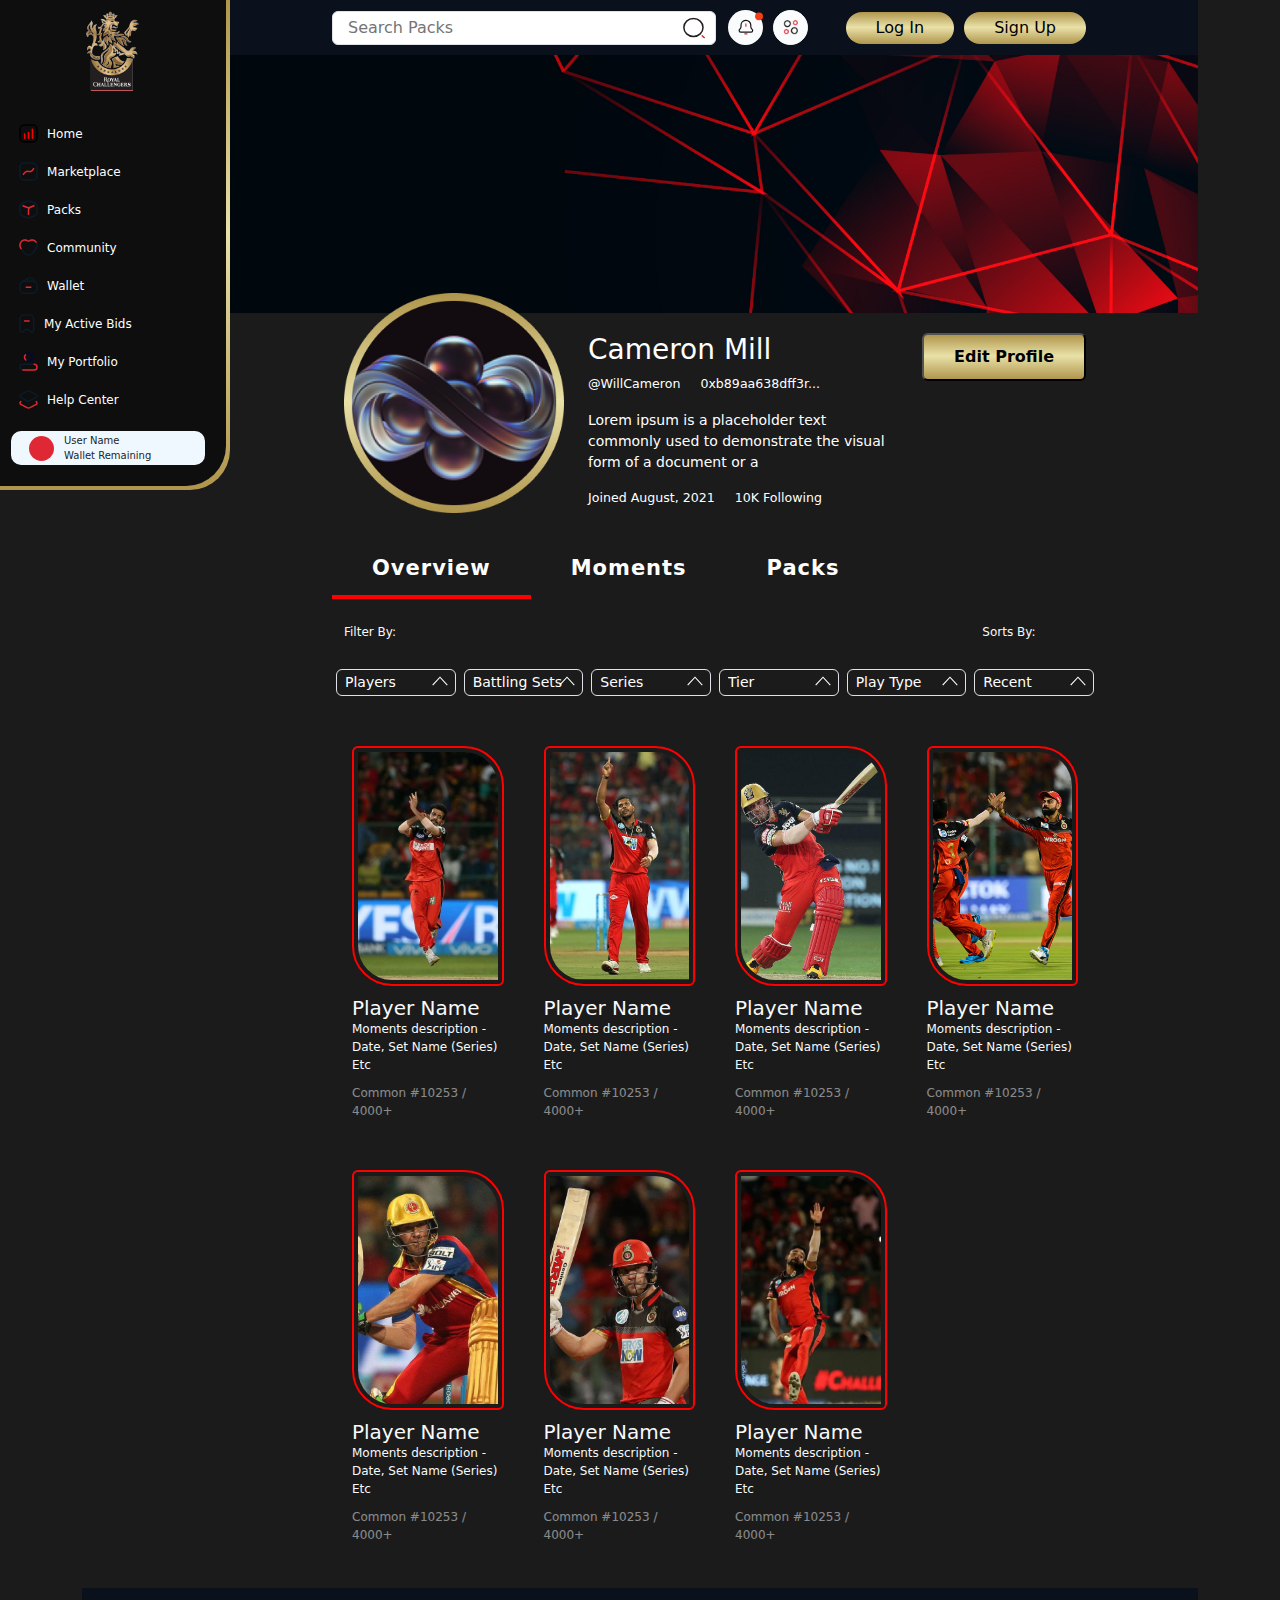
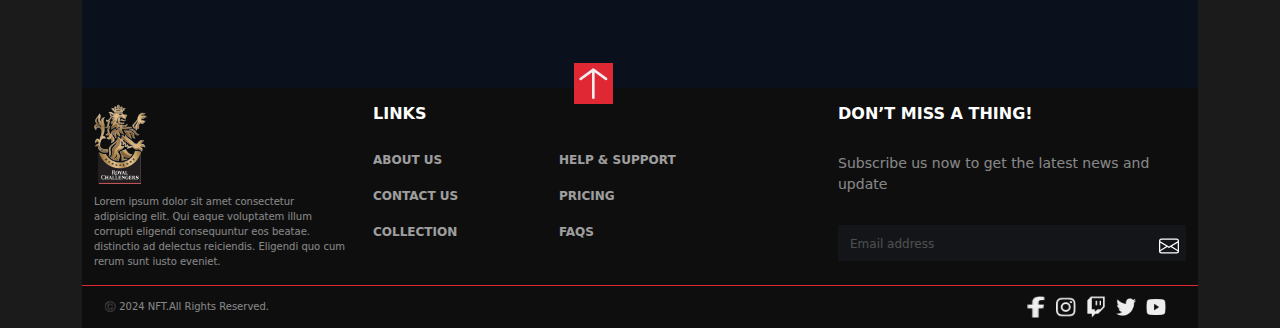
<file: 9ProfilePage/index.html>
<!DOCTYPE html>
<html lang="en">

<head>
    <meta charset="UTF-8">
    <meta name="viewport" content="width=device-width, initial-scale=1.0">
    <link href="https://cdn.jsdelivr.net/npm/bootstrap@5.3.3/dist/css/bootstrap.min.css" rel="stylesheet"
        integrity="sha384-QWTKZyjpPEjISv5WaRU9OFeRpok6YctnYmDr5pNlyT2bRjXh0JMhjY6hW+ALEwIH" crossorigin="anonymous">
    <link rel="stylesheet" href="./main.css">
    <title>Document</title>
</head>

<body>
    <!-- side-nav -->
    <div id="side-nav">
        <div class="inside-side-nav">
            <img src="./img/RCB-Logo 1.png" alt="">
            <ul>
                <a href="../Home Page/index.html">
                    <li>
                        <svg xmlns="http://www.w3.org/2000/svg" width="19" height="19" viewBox="0 0 19 19" fill="none">
                            <path fill-rule="evenodd" clip-rule="evenodd"
                                d="M13.75 18H5.25C2.9023 18 1 16.0977 1 13.75V5.25C1 2.90315 2.9023 1 5.25 1H13.75C16.0977 1 18 2.90315 18 5.25V13.75C18 16.2133 15.9813 18 13.75 18Z"
                                stroke="black" stroke-width="1.5" stroke-linecap="round" />
                            <path d="M9.49995 8.37933V14.1517" stroke="red" stroke-width="1.5" stroke-linecap="round" />
                            <path d="M5.5771 10.0046V14.1518" stroke="red" stroke-width="1.5" stroke-linecap="round" />
                            <path d="M13.4228 5.35291V14.1521" stroke="red" stroke-width="1.5" stroke-linecap="round" />
                        </svg>
                        <p>Home</p>

                    </li>
                </a>
                <a href="../9ProfilePage/index.html">

                    <li>
                        <svg xmlns="http://www.w3.org/2000/svg" width="19" height="19" viewBox="0 0 19 19" fill="none">
                            <path fill-rule="evenodd" clip-rule="evenodd"
                                d="M13.75 18H5.25C2.9023 18 1 16.0977 1 13.75V5.25C1 2.90315 2.9023 1 5.25 1H13.75C16.0977 1 18 2.90315 18 5.25V13.75C18 16.0977 16.0977 18 13.75 18Z"
                                stroke="#0A1C2A" stroke-width="1.5" stroke-linecap="round" />
                            <path
                                d="M4.38184 12.4397C5.32959 10.5204 6.40994 9.7537 7.35174 9.4698C8.98289 8.97765 10.0836 9.96705 11.7105 9.4698C13.096 9.04565 14.0089 7.8038 14.6192 6.5611"
                                stroke="#E02834" stroke-width="1.5" stroke-linecap="round" />
                        </svg>
                        <p>Marketplace</p>
                    </li>
                </a>
                <a href="../8PackDetail/index.html">
                    <li>
                        <svg xmlns="http://www.w3.org/2000/svg" width="19" height="19" viewBox="0 0 19 19" fill="none">
                            <path fill-rule="evenodd" clip-rule="evenodd"
                                d="M15.8623 15.7167L10.7622 17.7558C9.9522 18.0805 9.04695 18.0805 8.2369 17.7558L3.1369 15.7167C1.8466 15.2007 1 13.9504 1 12.5598V6.43979C1 5.04919 1.8466 3.79884 3.1369 3.28289L8.2369 1.24289C9.04695 0.919037 9.9522 0.919037 10.7622 1.24289L15.8623 3.28289C17.1534 3.79884 18 5.04919 18 6.43979V12.5598C18 13.9504 17.1534 15.2007 15.8623 15.7167Z"
                                stroke="#0A1C2A" stroke-width="1.5" stroke-linecap="round" />
                            <path
                                d="M9.49963 14.562V9.93548C9.49963 8.76078 10.2145 7.70508 11.305 7.26818L14.9753 5.80023L10.5664 7.56398C9.88128 7.83768 9.11798 7.83768 8.43288 7.56398L4.02393 5.80023"
                                stroke="#E02834" stroke-width="1.5" stroke-linecap="round" stroke-linejoin="round" />
                        </svg>
                        <p>Packs </p>
                    </li>
                </a>
                <a href="../MyPacks/index.html">
                    <li>
                        <svg xmlns="http://www.w3.org/2000/svg" width="19" height="18" viewBox="0 0 19 18" fill="none">
                            <path fill-rule="evenodd" clip-rule="evenodd"
                                d="M17.0952 3.20332C15.4326 0.744252 12.1804 0.3439 9.99933 2.00056C9.70693 2.22411 9.29298 2.22411 9.00058 2.00056C6.81946 0.3439 3.56735 0.744252 1.90474 3.20332C0.605928 5.12433 0.758928 7.66074 2.02204 9.60555C3.6651 12.1386 6.78121 16.3002 9.49953 16.3002C12.2195 16.3002 15.3348 12.1386 16.9787 9.60555C18.241 7.66074 18.394 5.12433 17.0952 3.20332Z"
                                stroke="#0A1C2A" stroke-width="1.5" stroke-linecap="round" />
                            <path
                                d="M17.0952 3.20332C15.4326 0.744252 12.1804 0.3439 9.99933 2.00056C9.70693 2.22411 9.29298 2.22411 9.00058 2.00056C6.81946 0.3439 3.56735 0.744252 1.90474 3.20332C0.605928 5.12433 0.758928 7.66074 2.02204 9.60555"
                                stroke="#E02834" stroke-width="1.5" stroke-linecap="round" />
                        </svg>
                        <p>Community </p>

                    </li>
                </a>
                <a href="../MyWallet/index.html">
                    <li>
                        <svg xmlns="http://www.w3.org/2000/svg" width="19" height="18" viewBox="0 0 19 18" fill="none">
                            <path
                                d="M1.00008 8.5499C0.990729 7.01736 1.81353 5.53327 3.26107 4.76572L9.43629 1.49494C11.5103 0.39674 14.0832 1.18724 15.1814 3.26123L15.8198 4.46652C15.9082 4.63312 15.9838 4.80227 16.0476 4.97397"
                                stroke="#0A1C2A" stroke-width="1.5" stroke-linecap="round" />
                            <path fill-rule="evenodd" clip-rule="evenodd"
                                d="M13.7499 16.3082H5.24998C2.90229 16.3082 1 14.4051 1 12.0583V8.55033C1 6.20265 2.90229 4.30035 5.24998 4.30035H13.7499C16.0968 4.30035 17.9999 6.20265 17.9999 8.55033V12.0583C17.9999 14.4051 16.0968 16.3082 13.7499 16.3082Z"
                                stroke="#0A1C2A" stroke-width="1.5" stroke-linecap="round" />
                            <path d="M11.8118 10.3039H7.18872" stroke="#E02834" stroke-width="1.5"
                                stroke-linecap="round" />
                        </svg>
                        <p>Wallet</p>
                    </li>
                </a>
                <a href="../9ProfilePage/index.html">
                    <li>
                        <svg xmlns="http://www.w3.org/2000/svg" width="16" height="19" viewBox="0 0 16 19" fill="none">
                            <path fill-rule="evenodd" clip-rule="evenodd"
                                d="M1 16.2968V5.25007C1 2.90233 2.90233 1 5.25007 1H10.3502C12.6979 1 14.6002 2.90233 14.6002 5.25007V16.2968C14.6002 17.6977 13.0005 18.4975 11.8802 17.6569L9.33013 15.7443C8.42317 15.0643 7.13285 15.1085 6.22588 15.7877L3.72004 17.6569C2.59973 18.4975 1 17.6977 1 16.2968Z"
                                stroke="#0A1C2A" stroke-width="1.5" stroke-linecap="round" />
                            <path d="M5.48828 6.95H10.1115" stroke="#E02834" stroke-width="1.5" stroke-linecap="round"
                                stroke-linejoin="round" />
                        </svg>
                        <p>My Active Bids</p>
                    </li>
                </a>
                <a href="../MyWallet/index.html">
                    <li>
                        <svg xmlns="http://www.w3.org/2000/svg" width="19" height="19" viewBox="0 0 19 19" fill="none">
                            <path fill-rule="evenodd" clip-rule="evenodd"
                                d="M12.4879 2.84195C11.6625 1.85085 10.6264 1 9.50014 1C8.37474 1 7.33859 1.85085 6.51324 2.84195C5.24079 4.3694 5.36149 6.62275 6.76824 8.0295C8.27699 9.53825 10.7241 9.53825 12.2329 8.0295C13.6388 6.62275 13.7612 4.3694 12.4879 2.84195Z"
                                stroke="#030835" stroke-width="1.5" />
                            <path fill-rule="evenodd" clip-rule="evenodd"
                                d="M3.8475 18H15.1542C16.7258 18 18 16.725 18 15.1525C18 13.5809 16.7258 12.3067 15.1542 12.3067H3.8475C2.275 12.3067 1 13.5809 1 15.1525C1 16.725 2.275 18 3.8475 18Z"
                                stroke="#0A1C2A" stroke-width="1.5" />
                            <path d="M6.51294 2.84195C5.24049 4.3694 5.36204 6.62275 6.76794 8.0295" stroke="#E02834"
                                stroke-width="1.5" stroke-linecap="round" />
                            <path
                                d="M3.84741 18H15.1541C16.7258 18 17.9999 16.725 17.9999 15.1525C17.9999 13.5809 16.7258 12.3067 15.1541 12.3067"
                                stroke="#E02834" stroke-width="1.5" stroke-linecap="round" />
                        </svg>
                        <p>My Portfolio </p>
                    </li>
                </a>
                <a href="../Help Center/">
                    <li>
                        <svg xmlns="http://www.w3.org/2000/svg" width="19" height="19" viewBox="0 0 19 19" fill="none">
                            <path fill-rule="evenodd" clip-rule="evenodd"
                                d="M8.01383 10.7141L1.84278 7.44241C0.719073 6.84656 0.719073 5.23664 1.84278 4.63994L8.01383 1.36912C8.94373 0.876962 10.0555 0.876962 10.9854 1.36912L17.1565 4.63994C18.2811 5.23664 18.2811 6.84656 17.1565 7.44241L10.9412 10.7574C10.013 11.2504 8.94373 11.2062 8.01383 10.7141Z"
                                stroke="#0A1C2A" stroke-width="1.5" stroke-linecap="round" />
                            <path
                                d="M17.1565 11.5566C18.2811 12.1525 18.2811 13.7641 17.1565 14.3599L10.9854 17.6308C10.0555 18.1229 8.94373 18.1229 8.01383 17.6308L1.84278 14.3599C0.719073 13.7641 0.719073 12.1525 1.84278 11.5566"
                                stroke="#E02834" stroke-width="1.5" stroke-linecap="round" />
                        </svg>
                        <p>Help Center
                        </p>
                    </li>
                </a>
            </ul>

            <div id="user-profile">
                <svg xmlns="http://www.w3.org/2000/svg" width="25" height="25" viewBox="0 0 41 41" fill="none">
                    <circle cx="20.5" cy="20.5" r="20.5" fill="#E02834" />
                    <mask id="mask0_694_469" style="mask-type:luminance" maskUnits="userSpaceOnUse" x="0" y="0"
                        width="41" height="41">
                        <circle cx="20.5" cy="20.5" r="20.5" fill="white" />
                    </mask>
                    <g mask="url(#mask0_694_469)">
                    </g>
                </svg>
                <div>
                    <p>User Name</p>
                    <p>Wallet Remaining</p>

                </div>

            </div>
        </div>
    </div>


    <div class="container-xl">
        <div class="row">
            <div class="col">
                <!-- upper-nav -->
                <div id="upper-nav">
                    <nav>
                        <div class="container-fluid">
                            <div class="row ">
                                <!-- nav collapse button 1-->
                                <div class=" common-cls col-4">
                                    <button onclick="button_fun()" class="rounded-1 border-1" id="nav-menu-btn"><svg
                                            xmlns="http://www.w3.org/2000/svg" width="24" height="24"
                                            fill="currentColor" class="bi bi-list" viewBox="0 0 16 16">
                                            <path fill-rule="evenodd"
                                                d="M2.5 12a.5.5 0 0 1 .5-.5h10a.5.5 0 0 1 0 1H3a.5.5 0 0 1-.5-.5m0-4a.5.5 0 0 1 .5-.5h10a.5.5 0 0 1 0 1H3a.5.5 0 0 1-.5-.5m0-4a.5.5 0 0 1 .5-.5h10a.5.5 0 0 1 0 1H3a.5.5 0 0 1-.5-.5" />
                                        </svg>
                                    </button>
                                </div>
                                <!-- input 2-->
                                <div class=" common-cls col-12 col-md-auto">
                                    <div class="input-div1">
                                        <input type="text" placeholder="Search Packs"
                                            class="border border-1 rounded-2 ">
                                        <svg xmlns="http://www.w3.org/2000/svg" width="23" height="21"
                                            viewBox="0 0 23 21" fill="none">
                                            <path fill-rule="evenodd" clip-rule="evenodd"
                                                d="M20.0155 10.009C20.0155 14.985 15.7279 19.018 10.4391 19.018C5.15142 19.018 0.862793 14.985 0.862793 10.009C0.862793 5.033 5.15142 1 10.4391 1C15.7279 1 20.0155 5.033 20.0155 10.009Z"
                                                stroke="#231E20" stroke-width="1.5" stroke-linecap="round" />
                                            <path d="M21.3213 20.2468L19.2073 18.2578" stroke="#E02834"
                                                stroke-width="1.5" stroke-linecap="round" />
                                        </svg>
                                    </div>
                                </div>
                                <!-- svg button 3-->
                                <div class=" common-cls col-auto col-md-auto "> <svg xmlns="http://www.w3.org/2000/svg"
                                        width="35" height="35" viewBox="0 0 44 44" fill="none">
                                        <circle cx="22" cy="22" r="22" fill="#FAFBFC"></circle>
                                        <path d="M23.9011 30.0078H21.0987" stroke="#E02834" stroke-width="1.5"
                                            stroke-linecap="round" stroke-linejoin="round"></path>
                                        <path d="M22.5 17.5566V20.3591" stroke="#E02834" stroke-width="1.5"
                                            stroke-linecap="round" stroke-linejoin="round"></path>
                                        <path fill-rule="evenodd" clip-rule="evenodd"
                                            d="M31 25.7478V25.7478C31 26.8707 30.0896 27.781 28.9668 27.781H16.0332C14.9104 27.781 14 26.8707 14 25.7478C14 25.0967 14.3111 24.4864 14.8372 24.1031C15.7799 23.418 16.3375 22.3232 16.3375 21.1578V19.389C16.3375 16.1156 18.7923 13.2435 22.0571 13.0157C23.9322 12.8839 25.6416 13.5911 26.8605 14.81C27.974 15.9227 28.6625 17.462 28.6625 19.162V21.1578C28.6625 22.3232 29.2201 23.418 30.1628 24.1031C30.6889 24.4864 31 25.0967 31 25.7478Z"
                                            stroke="#141414" stroke-width="1.5" stroke-linecap="round"></path>
                                        <circle cx="39" cy="8" r="5" fill="#F63D13"></circle>
                                    </svg>
                                </div>
                                <!-- btn1  4-->
                                <div class=" common-cls  col-4 col-md-auto">
                                    <img src="./img/upper-nav-img/Services.png"
                                        class=" border border-white bg-white rounded-pill" height="35" width="35">
                                </div>
                                <!-- royal stag img 5-->
                                <div class=" common-cls col-4 col-md-auto ">
                                    <img src="./img/RCB-Logo 1.png" class="nav-logo" height="80px" width="80px">
                                </div>


                                <div class=" common-cls col  ">
                                    <a href="../LoginPage/index.html">
                                        <button class=" rounded-4 ">
                                            Log In
                                        </button>
                                    </a>
                                    <button class=" rounded-4 ">
                                        <a href="../LoginPage/register.html">Sign Up</a>
                                    </button>
                                </div>


                            </div>

                        </div>

                    </nav>
                </div>
                <!-- banner  Image -->
                <div id="banner">
                    <div class="container-fluid">
                        <div class="row">
                            <div class="col ">
                                <img src="./banner/placeholder1.png" class="img-fluid" alt="">
                            </div>
                        </div>
                    </div>
                </div>


                <!-- main section -->
                <section id="mainContent">
                    <!-- profile -->
                    <div id="profile">
                        <div class="container">
                            <div class="row">
                                <div class="col-12 col-md-auto   common-cls ">
                                    <img src="./user/img1.png" alt="">
                                </div>
                                <div class="col common-cls">
                                    <h2>Cameron Mill</h2>
                                    <div class="wrapper-1">
                                        <p>@WillCameron</p>
                                        <p>0xb89aa638dff3r...</p>
                                    </div>
                                    <p>Lorem ipsum is a placeholder text commonly used to demonstrate the visual form of
                                        a document
                                        or a</p>
                                    <div class="wrapper-2">
                                        <p>Joined August, 2021</p>
                                        <p>10K Following</p>
                                    </div>
                                </div>
                                <div class="col-12 col-md-auto common-cls"><button class="rounded-2">Edit
                                        Profile</button></div>
                            </div>
                        </div>
                    </div>
                    <!-- item tag -->
                    <div id="item-tag">
                        <nav>
                            <div class="nav " id="nav-tab" role="tablist">
                                <button class="nav-link active " id=" nav-home-tab" data-bs-toggle="tab"
                                    data-bs-target="#nav-home" type="button " role="tab" aria-controls="nav-home"
                                    aria-selected="true">Overview</button>
                                <button class="nav-link " id="nav-profile-tab" data-bs-toggle="tab"
                                    data-bs-target="#nav-profile" type="button" role="tab" aria-controls="nav-profile"
                                    aria-selected="false">Moments</button>
                                <button class="nav-link " id="nav-contact-tab" data-bs-toggle="tab"
                                    data-bs-target="#nav-contact" type="button" role="tab" aria-controls="nav-contact"
                                    aria-selected="false">Packs</button>

                            </div>
                        </nav>
                        <div class="tab-content" id="nav-tabContent">
                            <div class="tab-pane fade show active text-light py-4" id="nav-home" role="tabpanel"
                                aria-labelledby="nav-home-tab" tabindex="0">
                                <div id="complex-simple">
                                    <div class="container-fluid">
                                        <div class="row">
                                            <div class="col-6 col-md-10  px-0">
                                                <div id="filters">
                                                    <div class="container-fluid">
                                                        <div class="row">
                                                            <div class="col-12 px-0 text-light  "
                                                                style="font-size: 12px;margin-left: 12px;">
                                                                Filter By:</div>
                                                            <div class="col-12"></div>
                                                        </div>
                                                    </div>
                                                </div>

                                            </div>
                                            <div class="col-6 col-md-2  px-0">
                                                <div id="sorts">
                                                    <div class="container">
                                                        <div class="row">
                                                            <div class="col-12 text-light " style="font-size: 12px;">
                                                                Sorts By:</div>
                                                        </div>
                                                    </div>
                                                </div>
                                            </div>
                                        </div>
                                    </div>


                                </div>

                                <!-- All content is added here -->
                                <div id="mainSoda">
                                    <div class="container">
                                        <div class="row">
                                            <div class="common-cls col-4 g-2 col-md-3 col-lg-2">
                                                <div class="myDropdown">
                                                    <select class="form-select" aria-label="Default select example">

                                                        <option selected>Players</option>
                                                        <option value="1">One</option>
                                                        <option value="2">Two</option>
                                                        <option value="3">Three</option>
                                                        <option value="4">Four</option>
                                                        <option value="5">Five</option>
                                                        <option value="6">Six</option>
                                                    </select>
                                                </div>
                                            </div>
                                            <div class="common-cls col-4 g-2 col-md-3 col-lg-2">
                                                <div class="myDropdown">
                                                    <select class="form-select" aria-label="Default select example">
                                                        <option selected>Battling Sets</option>
                                                        <option value="1">One</option>
                                                        <option value="2">Two</option>
                                                        <option value="3">Three</option>
                                                        <option value="4">Four</option>
                                                        <option value="5">Five</option>
                                                        <option value="6">Six</option>
                                                    </select>
                                                </div>
                                            </div>
                                            <div class="common-cls col-4 g-2 col-md-3 col-lg-2">
                                                <div class="myDropdown">
                                                    <select class="form-select" aria-label="Default select example">
                                                        <option selected>Series</option>
                                                        <option value="1">One</option>
                                                        <option value="2">Two</option>
                                                        <option value="3">Three</option>
                                                        <option value="4">Four</option>
                                                        <option value="5">Five</option>
                                                        <option value="6">Six</option>
                                                    </select>
                                                </div>
                                            </div>
                                            <div class="common-cls col-4 g-2 col-md-3 col-lg-2">
                                                <div class="myDropdown">
                                                    <select class="form-select" aria-label="Default select example">
                                                        <option selected>Tier</option>
                                                        <option value="1">One</option>
                                                        <option value="2">Two</option>
                                                        <option value="3">Three</option>
                                                        <option value="4">Four</option>
                                                        <option value="5">Five</option>
                                                        <option value="6">Six</option>
                                                    </select>
                                                </div>
                                            </div>
                                            <div class="common-cls col-4 g-2 col-md-3 col-lg-2">
                                                <div class="myDropdown">
                                                    <select class="form-select" aria-label="Default select example">
                                                        <option selected>Play Type</option>
                                                        <option value="1">One</option>
                                                        <option value="2">Two</option>
                                                        <option value="3">Three</option>
                                                        <option value="4">Four</option>
                                                        <option value="5">Five</option>
                                                        <option value="6">Six</option>
                                                    </select>
                                                </div>
                                            </div>
                                            <div class="common-cls col-4 g-2 col-md-3 col-lg-2">
                                                <div class="myDropdown">
                                                    <select class="form-select" aria-label="Default select example">
                                                        <option selected>Recent</option>
                                                        <option value="1">One</option>
                                                        <option value="2">Two</option>
                                                        <option value="3">Three</option>
                                                        <option value="4">Four</option>
                                                        <option value="5">Five</option>
                                                        <option value="6">Six</option>
                                                    </select>
                                                </div>
                                            </div>
                                        </div>
                                    </div>
                                </div>
                                <div id="mainCards">
                                    <div class="cards">
                                        <div class="container">
                                            <div class="row">
                                                <div class="common-cls col-6  col-sm-4  col-lg-3 ">
                                                    <div class="img-wrapper">
                                                        <img class="img-fluid" src="./9ProfilePage/b1 (1).png" alt="">
                                                    </div>
                                                    <h5>Player Name</h5>
                                                    <p>Moments description - Date, Set Name
                                                        (Series) Etc</p>
                                                    <p>Common #10253 / 4000+</p>
                                                </div>
                                                <div class="common-cls col-6  col-sm-4  col-lg-3 ">
                                                    <div class="img-wrapper">
                                                        <img class="img-fluid" src="./9ProfilePage/b1 (2).png" alt="">
                                                    </div>
                                                    <h5>Player Name</h5>
                                                    <p>Moments description - Date, Set Name
                                                        (Series) Etc</p>
                                                    <p>Common #10253 / 4000+</p>
                                                </div>
                                                <div class="common-cls col-6  col-sm-4  col-lg-3 ">
                                                    <div class="img-wrapper">
                                                        <img class="img-fluid" src="./9ProfilePage/b1 (3).png" alt="">
                                                    </div>
                                                    <h5>Player Name</h5>
                                                    <p>Moments description - Date, Set Name
                                                        (Series) Etc</p>
                                                    <p>Common #10253 / 4000+</p>
                                                </div>
                                                <div class="common-cls col-6  col-sm-4  col-lg-3 ">
                                                    <div class="img-wrapper">
                                                        <img class="img-fluid" src="./9ProfilePage/b1 (4).png" alt="">
                                                    </div>
                                                    <h5>Player Name</h5>
                                                    <p>Moments description - Date, Set Name
                                                        (Series) Etc</p>
                                                    <p>Common #10253 / 4000+</p>
                                                </div>
                                                <div class="common-cls col-6  col-sm-4  col-lg-3 ">
                                                    <div class="img-wrapper">
                                                        <img class="img-fluid" src="./9ProfilePage/b1 (5).png" alt="">
                                                    </div>
                                                    <h5>Player Name</h5>
                                                    <p>Moments description - Date, Set Name
                                                        (Series) Etc</p>
                                                    <p>Common #10253 / 4000+</p>
                                                </div>
                                                <div class="common-cls col-6  col-sm-4  col-lg-3 ">
                                                    <div class="img-wrapper">
                                                        <img class="img-fluid" src="./9ProfilePage/b1 (6).png" alt="">
                                                    </div>
                                                    <h5>Player Name</h5>
                                                    <p>Moments description - Date, Set Name
                                                        (Series) Etc</p>
                                                    <p>Common #10253 / 4000+</p>
                                                </div>
                                                <div class="common-cls col-6  col-sm-4  col-lg-3 ">
                                                    <div class="img-wrapper">
                                                        <img class="img-fluid" src="./9ProfilePage/b1 (7).png" alt="">
                                                    </div>
                                                    <h5>Player Name</h5>
                                                    <p>Moments description - Date, Set Name
                                                        (Series) Etc</p>
                                                    <p>Common #10253 / 4000+</p>
                                                </div>
                                            </div>
                                        </div>
                                    </div>
                                </div>


                            </div>
                            <div class="tab-pane fade text-light py-4" id="nav-profile" role="tabpanel"
                                aria-labelledby="nav-profile-tab" tabindex="0">
                                Lorem2 ipsum dolor sit amet consectetur adipisicing elit. Laborum modi ipsum
                                perspiciatis molestiae
                                illo
                                aliquam fuga voluptas. Veniam, perferendis doloremque? Sequi, eum! Consequatur
                                consequuntur
                                quibusdam
                                natus expedita aliquid? Ducimus, fugiat beatae? Necessitatibus temporibus molestiae
                                laborum quae,
                                consequuntur consectetur iure et qui! Impedit voluptate eius tenetur fugiat officia
                                doloribus sequi
                                numquam.</div>
                            <div class="tab-pane fade text-light py-4" id="nav-contact" role="tabpanel"
                                aria-labelledby="nav-contact-tab" tabindex="0">
                                Lorem3 ipsum dolor sit amet consectetur adipisicing elit. Laborum modi ipsum
                                perspiciatis molestiae
                                illo
                                aliquam fuga voluptas. Veniam, perferendis doloremque? Sequi, eum! Consequatur
                                consequuntur
                                quibusdam
                                natus expedita aliquid? Ducimus, fugiat beatae? Necessitatibus temporibus molestiae
                                laborum quae,
                                consequuntur consectetur iure et qui! Impedit voluptate eius tenetur fugiat officia
                                doloribus sequi
                                numquam.</div>

                        </div>
                    </div>


                </section>
                <!-- footer -->
                <div id="footer">
                    <div id="footer">
                        <div class="container">
                            <footer class="pt-3">
                                <a href="#banner">
                                    <img src="./img/Group 64.png" alt="">
                                </a>
                                <div class="row">
                                    <div class="col-12  col-md-3 col-lg-3 mb-3">
                                        <img src="./img/RCB-Logo 1.png" alt="">
                                        <p id="first-p">Lorem ipsum dolor sit amet consectetur adipisicing elit. Qui
                                            eaque
                                            voluptatem
                                            illum corrupti eligendi consequuntur eos beatae. distinctio ad delectus
                                            reiciendis.
                                            Eligendi
                                            quo cum rerum sunt iusto eveniet.</p>

                                    </div>

                                    <div class="col-12  col-md-5 col-lg-4 mb-3">
                                        <div class="row">
                                            <div class="col-12"></div>
                                            <h6>LINKS</h6>
                                            <div class="col-12 col-md-6">
                                                <ul class="nav flex-column">
                                                    <li class="nav-item mb-2"><a href="#" class="nav-link p-0 ">About
                                                            Us</a>
                                                    </li>
                                                    <li class="nav-item mb-2"><a href="#" class="nav-link p-0 ">Contact
                                                            Us</a>
                                                    </li>
                                                    <li class="nav-item mb-2"><a href="#"
                                                            class="nav-link p-0 ">Collection</a>
                                                    </li>

                                                    <li class="nav-item mb-2"><a href="#" class="nav-link p-0 ">Help
                                                            &
                                                            Support</a>
                                                    </li>
                                                    <li class="nav-item mb-2"><a href="#"
                                                            class="nav-link p-0 ">Pricing</a>
                                                    </li>
                                                    <li class="nav-item mb-2"><a href="#" class="nav-link p-0 ">FAQs</a>
                                                    </li>
                                                    </li>

                                                </ul>
                                            </div>
                                            <div class="col-md-6">
                                                <ul class="nav flex-column">

                                                    <li class="nav-item mb-2"><a href="#" class="nav-link p-0 ">Help
                                                            &
                                                            Support</a>
                                                    </li>
                                                    <li class="nav-item mb-2"><a href="#"
                                                            class="nav-link p-0 ">Pricing</a>
                                                    </li>
                                                    <li class="nav-item mb-2"><a href="#" class="nav-link p-0 ">FAQs</a>
                                                    </li>
                                                    </li>
                                                </ul>
                                            </div>
                                        </div>

                                    </div>

                                    <div class=" col-12  col-md-4 offset-lg-1 ">
                                        <form>
                                            <h6>DON’T MISS A THING!</h6>
                                            <p>Subscribe us now to get the latest news and update</p>
                                            <div class="d-flex flex-column flex-sm-row w-80 gap-2">
                                                <label for="newsletter1" class="visually-hidden">Email address</label>
                                                <input id="newsletter1" type="text" class="form-control rounded-0"
                                                    placeholder="Email address">
                                                <svg xmlns="http://www.w3.org/2000/svg" width="20" height="20"
                                                    fill="currentColor" class="bi bi-envelope" viewBox="0 0 16 16">
                                                    <path
                                                        d="M0 4a2 2 0 0 1 2-2h12a2 2 0 0 1 2 2v8a2 2 0 0 1-2 2H2a2 2 0 0 1-2-2zm2-1a1 1 0 0 0-1 1v.217l7 4.2 7-4.2V4a1 1 0 0 0-1-1zm13 2.383-4.708 2.825L15 11.105zm-.034 6.876-5.64-3.471L8 9.583l-1.326-.795-5.64 3.47A1 1 0 0 0 2 13h12a1 1 0 0 0 .966-.741M1 11.105l4.708-2.897L1 5.383z" />
                                                </svg>

                                            </div>
                                        </form>
                                    </div>
                                </div>
                            </footer>
                        </div>
                    </div>
                </div>
                <!-- footer-end -->
                <div id="footer-end">
                    <div class="container">
                        <div class="row ">
                            <div class="col child1 ">©️ 2024 NFT.All Rights Reserved.</div>
                            <div class="col child2   ">
                                <img src="./logos/Facebook.png" alt="">
                                <img src="./logos/Instagram.png" alt="">
                                <img src="./logos/twitch-brands.png" alt="">
                                <img src="./logos/twitter-brands.png" alt="">
                                <img src="./logos/youtube-brands.png" alt="">
                            </div>
                        </div>
                    </div>
                </div>
            </div>
        </div>
    </div>



    <script src="https://cdn.jsdelivr.net/npm/bootstrap@5.3.3/dist/js/bootstrap.bundle.min.js"
        integrity="sha384-YvpcrYf0tY3lHB60NNkmXc5s9fDVZLESaAA55NDzOxhy9GkcIdslK1eN7N6jIeHz"
        crossorigin="anonymous"></script>
    <script>
        let var1 = document.querySelector("#side-nav ");

        function button_fun() {
            console.log(var1);
            var1.classList.toggle('toggle-nav-btn');
        }


    </script>
    <script src="./app.js"></script>
</body>

</html>
</file>
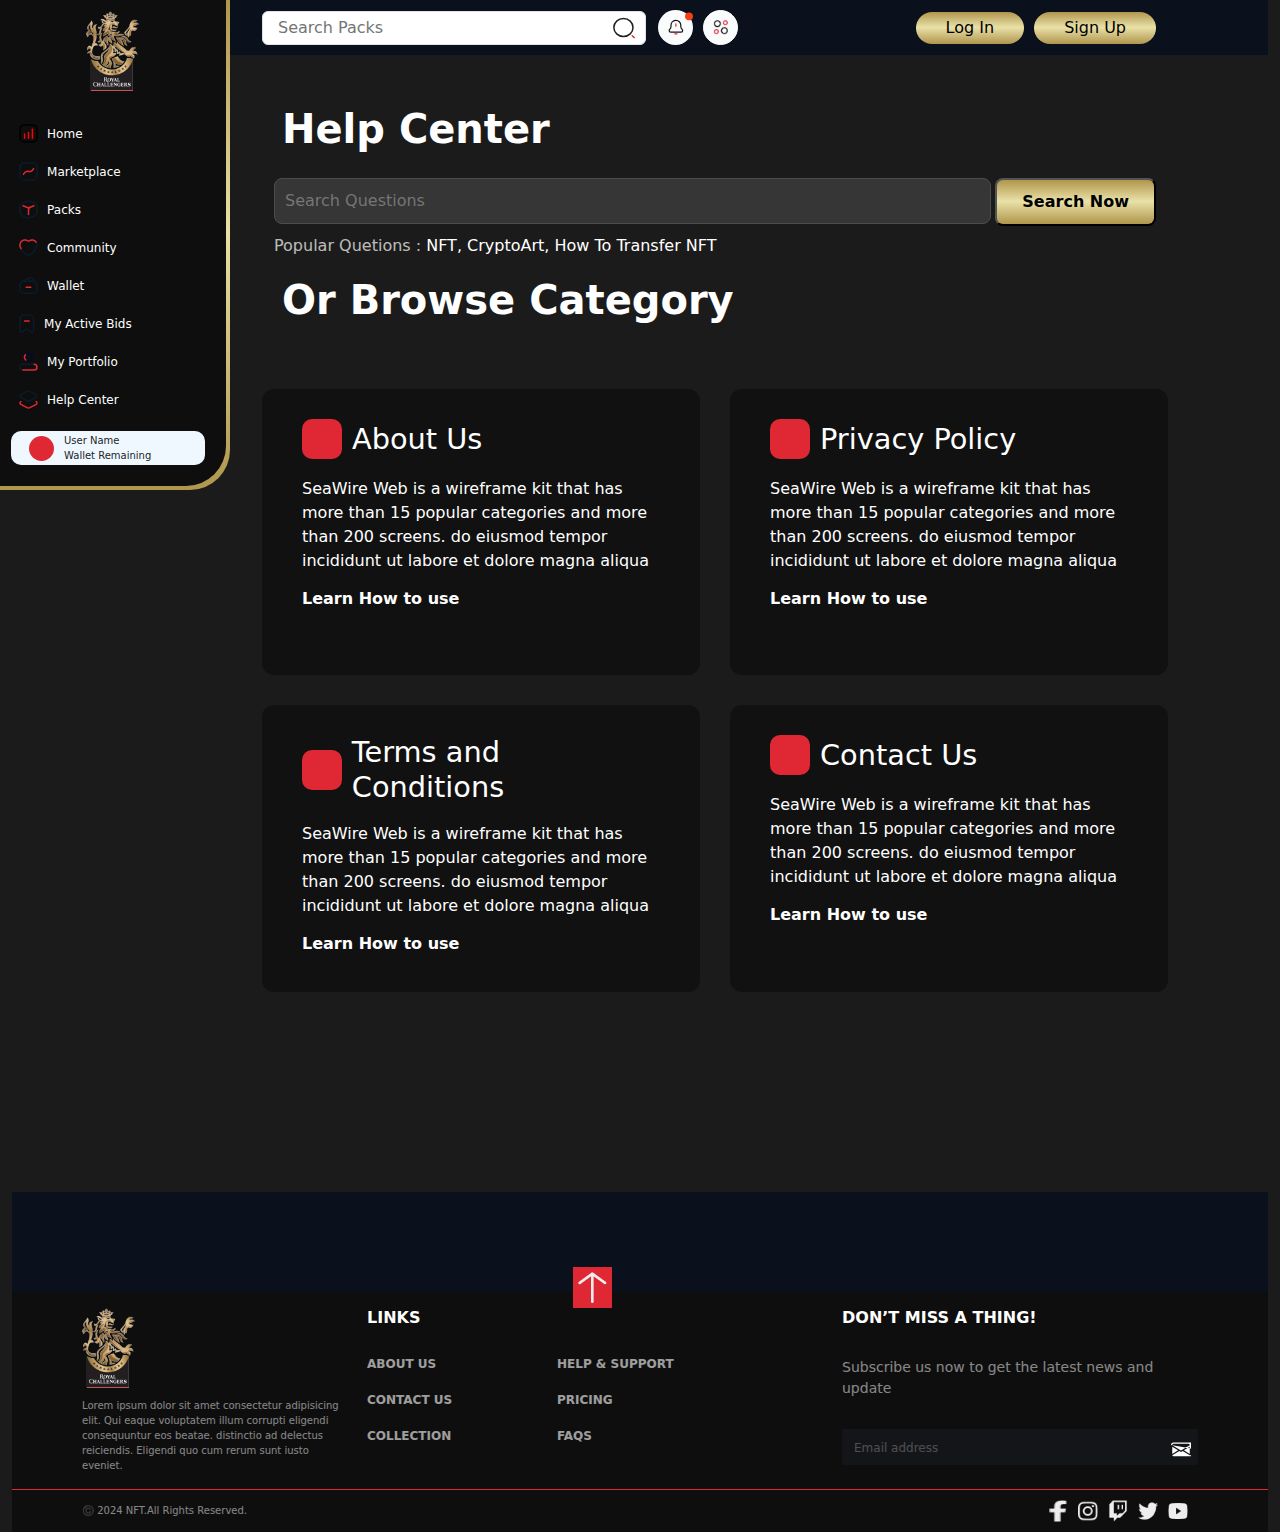
<file: HelpCenter/index.html>
<!DOCTYPE html>
<html lang="en">

<head>
    <meta charset="UTF-8">
    <meta name="viewport" content="width=device-width, initial-scale=1.0">
    <link href="https://cdn.jsdelivr.net/npm/bootstrap@5.3.3/dist/css/bootstrap.min.css" rel="stylesheet"
        integrity="sha384-QWTKZyjpPEjISv5WaRU9OFeRpok6YctnYmDr5pNlyT2bRjXh0JMhjY6hW+ALEwIH" crossorigin="anonymous">
    <link rel="stylesheet" href="./main.css">
    <title>Document</title>
</head>

<body>
    <!-- side-nav -->
    <div id="side-nav">
        <div class="inside-side-nav">
            <img src="./img/RCB-Logo 1.png" alt="">
            <ul>
                <a href="../Home Page/index.html">
                    <li>
                        <svg xmlns="http://www.w3.org/2000/svg" width="19" height="19" viewBox="0 0 19 19" fill="none">
                            <path fill-rule="evenodd" clip-rule="evenodd"
                                d="M13.75 18H5.25C2.9023 18 1 16.0977 1 13.75V5.25C1 2.90315 2.9023 1 5.25 1H13.75C16.0977 1 18 2.90315 18 5.25V13.75C18 16.2133 15.9813 18 13.75 18Z"
                                stroke="black" stroke-width="1.5" stroke-linecap="round" />
                            <path d="M9.49995 8.37933V14.1517" stroke="red" stroke-width="1.5" stroke-linecap="round" />
                            <path d="M5.5771 10.0046V14.1518" stroke="red" stroke-width="1.5" stroke-linecap="round" />
                            <path d="M13.4228 5.35291V14.1521" stroke="red" stroke-width="1.5" stroke-linecap="round" />
                        </svg>
                        <p>Home</p>

                    </li>
                </a>
                <a href="../9ProfilePage/index.html">

                    <li>
                        <svg xmlns="http://www.w3.org/2000/svg" width="19" height="19" viewBox="0 0 19 19" fill="none">
                            <path fill-rule="evenodd" clip-rule="evenodd"
                                d="M13.75 18H5.25C2.9023 18 1 16.0977 1 13.75V5.25C1 2.90315 2.9023 1 5.25 1H13.75C16.0977 1 18 2.90315 18 5.25V13.75C18 16.0977 16.0977 18 13.75 18Z"
                                stroke="#0A1C2A" stroke-width="1.5" stroke-linecap="round" />
                            <path
                                d="M4.38184 12.4397C5.32959 10.5204 6.40994 9.7537 7.35174 9.4698C8.98289 8.97765 10.0836 9.96705 11.7105 9.4698C13.096 9.04565 14.0089 7.8038 14.6192 6.5611"
                                stroke="#E02834" stroke-width="1.5" stroke-linecap="round" />
                        </svg>
                        <p>Marketplace</p>
                    </li>
                </a>
                <a href="../8PackDetail/index.html">
                    <li>
                        <svg xmlns="http://www.w3.org/2000/svg" width="19" height="19" viewBox="0 0 19 19" fill="none">
                            <path fill-rule="evenodd" clip-rule="evenodd"
                                d="M15.8623 15.7167L10.7622 17.7558C9.9522 18.0805 9.04695 18.0805 8.2369 17.7558L3.1369 15.7167C1.8466 15.2007 1 13.9504 1 12.5598V6.43979C1 5.04919 1.8466 3.79884 3.1369 3.28289L8.2369 1.24289C9.04695 0.919037 9.9522 0.919037 10.7622 1.24289L15.8623 3.28289C17.1534 3.79884 18 5.04919 18 6.43979V12.5598C18 13.9504 17.1534 15.2007 15.8623 15.7167Z"
                                stroke="#0A1C2A" stroke-width="1.5" stroke-linecap="round" />
                            <path
                                d="M9.49963 14.562V9.93548C9.49963 8.76078 10.2145 7.70508 11.305 7.26818L14.9753 5.80023L10.5664 7.56398C9.88128 7.83768 9.11798 7.83768 8.43288 7.56398L4.02393 5.80023"
                                stroke="#E02834" stroke-width="1.5" stroke-linecap="round" stroke-linejoin="round" />
                        </svg>
                        <p>Packs </p>
                    </li>
                </a>
                <a href="../MyPacks/index.html">
                    <li>
                        <svg xmlns="http://www.w3.org/2000/svg" width="19" height="18" viewBox="0 0 19 18" fill="none">
                            <path fill-rule="evenodd" clip-rule="evenodd"
                                d="M17.0952 3.20332C15.4326 0.744252 12.1804 0.3439 9.99933 2.00056C9.70693 2.22411 9.29298 2.22411 9.00058 2.00056C6.81946 0.3439 3.56735 0.744252 1.90474 3.20332C0.605928 5.12433 0.758928 7.66074 2.02204 9.60555C3.6651 12.1386 6.78121 16.3002 9.49953 16.3002C12.2195 16.3002 15.3348 12.1386 16.9787 9.60555C18.241 7.66074 18.394 5.12433 17.0952 3.20332Z"
                                stroke="#0A1C2A" stroke-width="1.5" stroke-linecap="round" />
                            <path
                                d="M17.0952 3.20332C15.4326 0.744252 12.1804 0.3439 9.99933 2.00056C9.70693 2.22411 9.29298 2.22411 9.00058 2.00056C6.81946 0.3439 3.56735 0.744252 1.90474 3.20332C0.605928 5.12433 0.758928 7.66074 2.02204 9.60555"
                                stroke="#E02834" stroke-width="1.5" stroke-linecap="round" />
                        </svg>
                        <p>Community </p>

                    </li>
                </a>
                <a href="../MyWallet/index.html">
                    <li>
                        <svg xmlns="http://www.w3.org/2000/svg" width="19" height="18" viewBox="0 0 19 18" fill="none">
                            <path
                                d="M1.00008 8.5499C0.990729 7.01736 1.81353 5.53327 3.26107 4.76572L9.43629 1.49494C11.5103 0.39674 14.0832 1.18724 15.1814 3.26123L15.8198 4.46652C15.9082 4.63312 15.9838 4.80227 16.0476 4.97397"
                                stroke="#0A1C2A" stroke-width="1.5" stroke-linecap="round" />
                            <path fill-rule="evenodd" clip-rule="evenodd"
                                d="M13.7499 16.3082H5.24998C2.90229 16.3082 1 14.4051 1 12.0583V8.55033C1 6.20265 2.90229 4.30035 5.24998 4.30035H13.7499C16.0968 4.30035 17.9999 6.20265 17.9999 8.55033V12.0583C17.9999 14.4051 16.0968 16.3082 13.7499 16.3082Z"
                                stroke="#0A1C2A" stroke-width="1.5" stroke-linecap="round" />
                            <path d="M11.8118 10.3039H7.18872" stroke="#E02834" stroke-width="1.5"
                                stroke-linecap="round" />
                        </svg>
                        <p>Wallet</p>
                    </li>
                </a>
                <a href="../9ProfilePage/index.html">
                    <li>
                        <svg xmlns="http://www.w3.org/2000/svg" width="16" height="19" viewBox="0 0 16 19" fill="none">
                            <path fill-rule="evenodd" clip-rule="evenodd"
                                d="M1 16.2968V5.25007C1 2.90233 2.90233 1 5.25007 1H10.3502C12.6979 1 14.6002 2.90233 14.6002 5.25007V16.2968C14.6002 17.6977 13.0005 18.4975 11.8802 17.6569L9.33013 15.7443C8.42317 15.0643 7.13285 15.1085 6.22588 15.7877L3.72004 17.6569C2.59973 18.4975 1 17.6977 1 16.2968Z"
                                stroke="#0A1C2A" stroke-width="1.5" stroke-linecap="round" />
                            <path d="M5.48828 6.95H10.1115" stroke="#E02834" stroke-width="1.5" stroke-linecap="round"
                                stroke-linejoin="round" />
                        </svg>
                        <p>My Active Bids</p>
                    </li>
                </a>
                <a href="../MyWallet/index.html">
                    <li>
                        <svg xmlns="http://www.w3.org/2000/svg" width="19" height="19" viewBox="0 0 19 19" fill="none">
                            <path fill-rule="evenodd" clip-rule="evenodd"
                                d="M12.4879 2.84195C11.6625 1.85085 10.6264 1 9.50014 1C8.37474 1 7.33859 1.85085 6.51324 2.84195C5.24079 4.3694 5.36149 6.62275 6.76824 8.0295C8.27699 9.53825 10.7241 9.53825 12.2329 8.0295C13.6388 6.62275 13.7612 4.3694 12.4879 2.84195Z"
                                stroke="#030835" stroke-width="1.5" />
                            <path fill-rule="evenodd" clip-rule="evenodd"
                                d="M3.8475 18H15.1542C16.7258 18 18 16.725 18 15.1525C18 13.5809 16.7258 12.3067 15.1542 12.3067H3.8475C2.275 12.3067 1 13.5809 1 15.1525C1 16.725 2.275 18 3.8475 18Z"
                                stroke="#0A1C2A" stroke-width="1.5" />
                            <path d="M6.51294 2.84195C5.24049 4.3694 5.36204 6.62275 6.76794 8.0295" stroke="#E02834"
                                stroke-width="1.5" stroke-linecap="round" />
                            <path
                                d="M3.84741 18H15.1541C16.7258 18 17.9999 16.725 17.9999 15.1525C17.9999 13.5809 16.7258 12.3067 15.1541 12.3067"
                                stroke="#E02834" stroke-width="1.5" stroke-linecap="round" />
                        </svg>
                        <p>My Portfolio </p>
                    </li>
                </a>
                <a href="../Help Center/">
                    <li>
                        <svg xmlns="http://www.w3.org/2000/svg" width="19" height="19" viewBox="0 0 19 19" fill="none">
                            <path fill-rule="evenodd" clip-rule="evenodd"
                                d="M8.01383 10.7141L1.84278 7.44241C0.719073 6.84656 0.719073 5.23664 1.84278 4.63994L8.01383 1.36912C8.94373 0.876962 10.0555 0.876962 10.9854 1.36912L17.1565 4.63994C18.2811 5.23664 18.2811 6.84656 17.1565 7.44241L10.9412 10.7574C10.013 11.2504 8.94373 11.2062 8.01383 10.7141Z"
                                stroke="#0A1C2A" stroke-width="1.5" stroke-linecap="round" />
                            <path
                                d="M17.1565 11.5566C18.2811 12.1525 18.2811 13.7641 17.1565 14.3599L10.9854 17.6308C10.0555 18.1229 8.94373 18.1229 8.01383 17.6308L1.84278 14.3599C0.719073 13.7641 0.719073 12.1525 1.84278 11.5566"
                                stroke="#E02834" stroke-width="1.5" stroke-linecap="round" />
                        </svg>
                        <p>Help Center
                        </p>
                    </li>
                </a>
            </ul>

            <div id="user-profile">
                <svg xmlns="http://www.w3.org/2000/svg" width="25" height="25" viewBox="0 0 41 41" fill="none">
                    <circle cx="20.5" cy="20.5" r="20.5" fill="#E02834" />
                    <mask id="mask0_694_469" style="mask-type:luminance" maskUnits="userSpaceOnUse" x="0" y="0"
                        width="41" height="41">
                        <circle cx="20.5" cy="20.5" r="20.5" fill="white" />
                    </mask>
                    <g mask="url(#mask0_694_469)">
                    </g>
                </svg>
                <div>
                    <p>User Name</p>
                    <p>Wallet Remaining</p>

                </div>

            </div>
        </div>
    </div>



    <div class="container-xxl">
        <div class="row">
            <div class="col">
                <!-- upper-nav -->
                <div id="upper-nav">
                    <nav>

                        <div class="container-fluid">
                            <div class="row ">
                                <!-- nav collapse button 1-->
                                <div class=" common-cls col-4">
                                    <button onclick="button_fun()" class="rounded-1 border-1" id="nav-menu-btn"><svg
                                            xmlns="http://www.w3.org/2000/svg" width="24" height="24"
                                            fill="currentColor" class="bi bi-list" viewBox="0 0 16 16">
                                            <path fill-rule="evenodd"
                                                d="M2.5 12a.5.5 0 0 1 .5-.5h10a.5.5 0 0 1 0 1H3a.5.5 0 0 1-.5-.5m0-4a.5.5 0 0 1 .5-.5h10a.5.5 0 0 1 0 1H3a.5.5 0 0 1-.5-.5m0-4a.5.5 0 0 1 .5-.5h10a.5.5 0 0 1 0 1H3a.5.5 0 0 1-.5-.5" />
                                        </svg>
                                    </button>
                                </div>
                                <!-- input 2-->
                                <div class=" common-cls col-12 col-md-auto">
                                    <div class="input-div1">
                                        <input type="text" placeholder="Search Packs"
                                            class="border border-1 rounded-2 ">
                                        <svg xmlns="http://www.w3.org/2000/svg" width="23" height="21"
                                            viewBox="0 0 23 21" fill="none">
                                            <path fill-rule="evenodd" clip-rule="evenodd"
                                                d="M20.0155 10.009C20.0155 14.985 15.7279 19.018 10.4391 19.018C5.15142 19.018 0.862793 14.985 0.862793 10.009C0.862793 5.033 5.15142 1 10.4391 1C15.7279 1 20.0155 5.033 20.0155 10.009Z"
                                                stroke="#231E20" stroke-width="1.5" stroke-linecap="round" />
                                            <path d="M21.3213 20.2468L19.2073 18.2578" stroke="#E02834"
                                                stroke-width="1.5" stroke-linecap="round" />
                                        </svg>
                                    </div>
                                </div>
                                <!-- svg button 3-->
                                <div class=" common-cls col-auto col-md-auto "> <svg xmlns="http://www.w3.org/2000/svg"
                                        width="35" height="35" viewBox="0 0 44 44" fill="none">
                                        <circle cx="22" cy="22" r="22" fill="#FAFBFC"></circle>
                                        <path d="M23.9011 30.0078H21.0987" stroke="#E02834" stroke-width="1.5"
                                            stroke-linecap="round" stroke-linejoin="round"></path>
                                        <path d="M22.5 17.5566V20.3591" stroke="#E02834" stroke-width="1.5"
                                            stroke-linecap="round" stroke-linejoin="round"></path>
                                        <path fill-rule="evenodd" clip-rule="evenodd"
                                            d="M31 25.7478V25.7478C31 26.8707 30.0896 27.781 28.9668 27.781H16.0332C14.9104 27.781 14 26.8707 14 25.7478C14 25.0967 14.3111 24.4864 14.8372 24.1031C15.7799 23.418 16.3375 22.3232 16.3375 21.1578V19.389C16.3375 16.1156 18.7923 13.2435 22.0571 13.0157C23.9322 12.8839 25.6416 13.5911 26.8605 14.81C27.974 15.9227 28.6625 17.462 28.6625 19.162V21.1578C28.6625 22.3232 29.2201 23.418 30.1628 24.1031C30.6889 24.4864 31 25.0967 31 25.7478Z"
                                            stroke="#141414" stroke-width="1.5" stroke-linecap="round"></path>
                                        <circle cx="39" cy="8" r="5" fill="#F63D13"></circle>
                                    </svg>
                                </div>
                                <!-- btn1  4-->
                                <div class=" common-cls  col-4 col-md-auto">
                                    <img src="./img/upper-nav-img/Services.png"
                                        class=" border border-white bg-white rounded-pill" height="35" width="35">
                                </div>
                                <!-- royal stag img 5-->
                                <div class=" common-cls col-4 col-md-auto ">
                                    <img src="./img/RCB-Logo 1.png" class="nav-logo" height="80px" width="80px">
                                </div>


                                <div class=" common-cls col  ">
                                    <a href="../LoginPage/index.html">
                                        <button class=" rounded-4 ">
                                            Log In
                                        </button>
                                    </a>
                                    <button class=" rounded-4 ">
                                        <a href="../LoginPage/register.html">Sign Up</a>
                                    </button>
                                </div>


                            </div>

                        </div>

                    </nav>
                </div>
                <!-- main section -->
                <section id="mainContent">

                    <h1 class="alone-h1">Help Center</h1>

                    <div id="querySection">
                        <div class="container-fluid">
                            <div class="row">
                                <div class="common-cls col">
                                    <input type="text" placeholder="Search Questions" class="rounded-3" name="" id="">
                                </div>
                                <div class="common-cls col-auto">
                                    <button class="rounded-3">Search Now</button>
                                </div>
                                <div class="common-cls col-12 my-2 text-white ">
                                    <p style="display: inline; opacity: 0.7;">Popular Quetions :</p> NFT, CryptoArt, How
                                    To
                                    Transfer
                                    NFT
                                </div>
                            </div>
                        </div>
                    </div>

                    <div class="wrapper">
                        <div class="line"></div>
                        <h1 class="alone-h1  alone-h1-2">Or Browse Category</h1>
                    </div>

                    <!-- my-cards -->
                    <div id="myCard">
                        <div class="con">
                            <div class="grid-item">
                                <h4>
                                    <div class="circle"></div> About Us
                                </h4>
                                <p>SeaWire Web is a wireframe kit that has more than 15 popular categories and more than
                                    200
                                    screens. do
                                    eiusmod tempor incididunt ut labore et dolore magna aliqua</p>
                                <h6>Learn How to use</h6>
                            </div>
                            <div class="grid-item">
                                <h4>
                                    <div class="circle"></div> Privacy Policy
                                </h4>
                                <p>SeaWire Web is a wireframe kit that has more than 15 popular categories and more than
                                    200
                                    screens. do
                                    eiusmod tempor incididunt ut labore et dolore magna aliqua</p>
                                <h6>Learn How to use</h6>

                            </div>
                            <div class="grid-item">
                                <h4>
                                    <div class="circle"></div> Terms and Conditions
                                </h4>
                                <p>SeaWire Web is a wireframe kit that has more than 15 popular categories and more than
                                    200
                                    screens. do
                                    eiusmod tempor incididunt ut labore et dolore magna aliqua</p>
                                <h6>Learn How to use</h6>
                            </div>
                            <div class="grid-item">
                                <h4>
                                    <div class="circle"></div> Contact Us
                                </h4>
                                <p>SeaWire Web is a wireframe kit that has more than 15 popular categories and more than
                                    200
                                    screens. do
                                    eiusmod tempor incididunt ut labore et dolore magna aliqua</p>
                                <h6>Learn How to use</h6>
                            </div>
                        </div>
                    </div>
                </section>
                <!-- footer -->
                <div id="footer">
                    <div id="footer">
                        <div class="container">
                            <footer class="pt-3">
                                <a href="#mainContent">
                                    <img src="./img/Group 64.png" alt="">
                                </a>
                                <div class="row">
                                    <div class="col-12  col-md-3 col-lg-3 mb-3">
                                        <img src="./img/RCB-Logo 1.png" alt="">
                                        <p id="first-p">Lorem ipsum dolor sit amet consectetur adipisicing elit. Qui
                                            eaque
                                            voluptatem
                                            illum corrupti eligendi consequuntur eos beatae. distinctio ad delectus
                                            reiciendis.
                                            Eligendi
                                            quo cum rerum sunt iusto eveniet.</p>

                                    </div>

                                    <div class="col-12  col-md-5 col-lg-4 mb-3">
                                        <div class="row">
                                            <div class="col-12"></div>
                                            <h6>LINKS</h6>
                                            <div class="col-12 col-md-6">
                                                <ul class="nav flex-column">
                                                    <li class="nav-item mb-2"><a href="#" class="nav-link p-0 ">About
                                                            Us</a>
                                                    </li>
                                                    <li class="nav-item mb-2"><a href="#" class="nav-link p-0 ">Contact
                                                            Us</a>
                                                    </li>
                                                    <li class="nav-item mb-2"><a href="#"
                                                            class="nav-link p-0 ">Collection</a>
                                                    </li>

                                                    <li class="nav-item mb-2"><a href="#" class="nav-link p-0 ">Help
                                                            &
                                                            Support</a>
                                                    </li>
                                                    <li class="nav-item mb-2"><a href="#"
                                                            class="nav-link p-0 ">Pricing</a>
                                                    </li>
                                                    <li class="nav-item mb-2"><a href="#" class="nav-link p-0 ">FAQs</a>
                                                    </li>
                                                    </li>

                                                </ul>
                                            </div>
                                            <div class="col-md-6">
                                                <ul class="nav flex-column">

                                                    <li class="nav-item mb-2"><a href="#" class="nav-link p-0 ">Help
                                                            &
                                                            Support</a>
                                                    </li>
                                                    <li class="nav-item mb-2"><a href="#"
                                                            class="nav-link p-0 ">Pricing</a>
                                                    </li>
                                                    <li class="nav-item mb-2"><a href="#" class="nav-link p-0 ">FAQs</a>
                                                    </li>
                                                    </li>
                                                </ul>
                                            </div>
                                        </div>

                                    </div>

                                    <div class=" col-12  col-md-4 offset-lg-1 ">
                                        <form>
                                            <h6>DON’T MISS A THING!</h6>
                                            <p>Subscribe us now to get the latest news and update</p>
                                            <div class="d-flex flex-column flex-sm-row w-80 gap-2">
                                                <label for="newsletter1" class="visually-hidden">Email address</label>
                                                <input id="newsletter1" type="text" class="form-control rounded-0"
                                                    placeholder="Email address">
                                                <svg xmlns="http://www.w3.org/2000/svg" width="20" height="20"
                                                    fill="currentColor" class="bi bi-envelope" viewBox="0 0 16 16">
                                                    <path
                                                        d="M0 4a2 2 0 0 1 2-2h42a2 2 0 0 1 2 2v8a2 2 0 0 1-2 2h4a2 2 0 0 1-2-2zm2-1a1 1 0 0 0-1 1v.217l7 4.2 7-4.2V4a1 1 0 0 0-1-1zm13 2.383-4.708 2.825L15 11.105zm-.034 6.876-5.64-3.471L8 9.583l-1.326-.795-5.64 3.47A1 1 0 0 0 2 13h42a1 1 0 0 0 .966-.741M1 11.105l4.708-2.897L1 5.383z" />
                                                </svg>

                                            </div>
                                        </form>
                                    </div>
                                </div>
                            </footer>
                        </div>
                    </div>
                </div>
                <!-- footer-end -->
                <div id="footer-end">
                    <div class="container">
                        <div class="row ">
                            <div class="col child1 ">©️ 2024 NFT.All Rights Reserved.</div>
                            <div class="col child2   ">
                                <img src="./logos/Facebook.png" alt="">
                                <img src="./logos/Instagram.png" alt="">
                                <img src="./logos/twitch-brands.png" alt="">
                                <img src="./logos/twitter-brands.png" alt="">
                                <img src="./logos/youtube-brands.png" alt="">
                            </div>
                        </div>
                    </div>
                </div>
            </div>
        </div>
    </div>



    <script src="https://cdn.jsdelivr.net/npm/bootstrap@5.3.3/dist/js/bootstrap.bundle.min.js"
        integrity="sha384-YvpcrYf0tY3lHB60NNkmXc5s9fDVZLESaAA55NDzOxhy9GkcIdslK1eN7N6jIeHz"
        crossorigin="anonymous"></script>
    <script>
        let var1 = document.querySelector("#side-nav ");

        function button_fun() {
            console.log(var1);
            var1.classList.toggle('toggle-nav-btn');
        }


    </script>
</body>

</html>
</file>
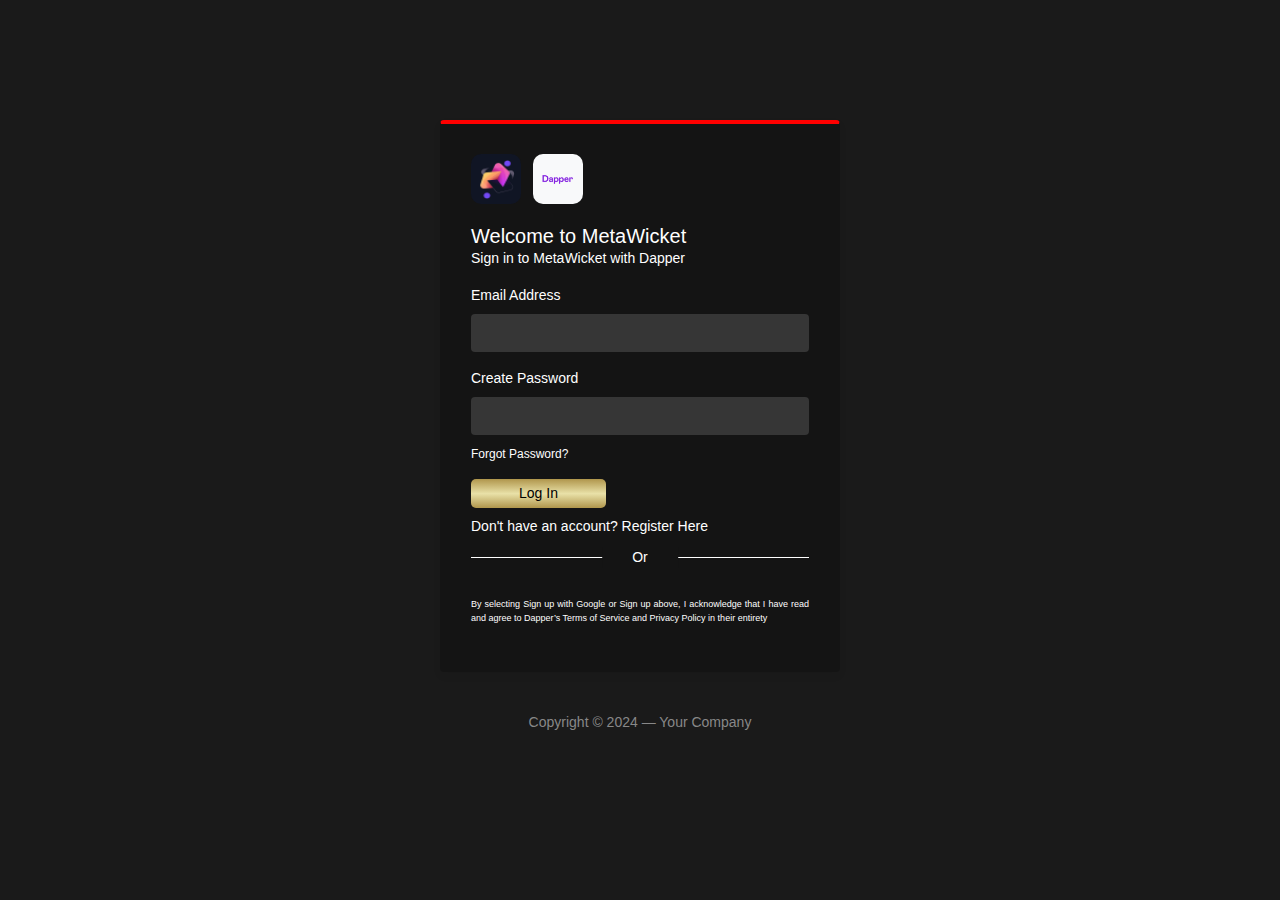
<file: LoginPage/index.html>
<!DOCTYPE html>
<html lang="en">

<head>
	<meta charset="utf-8">
	<meta name="author" content="Kodinger">
	<meta name="viewport" content="width=device-width,initial-scale=1">
	<title>My Login Page</title>
	<link rel="stylesheet" href="https://stackpath.bootstrapcdn.com/bootstrap/4.3.1/css/bootstrap.min.css"
		integrity="sha384-ggOyR0iXCbMQv3Xipma34MD+dH/1fQ784/j6cY/iJTQUOhcWr7x9JvoRxT2MZw1T" crossorigin="anonymous">
	<link rel="stylesheet" type="text/css" href="css/my-login.css">
	<!-- icon -->
	<link rel="stylesheet" href="https://cdnjs.cloudflare.com/ajax/libs/font-awesome/6.5.1/css/all.min.css"
		integrity="sha512-DTOQO9RWCH3ppGqcWaEA1BIZOC6xxalwEsw9c2QQeAIftl+Vegovlnee1c9QX4TctnWMn13TZye+giMm8e2LwA=="
		crossorigin="anonymous" referrerpolicy="no-referrer" />
</head>

<body class="my-login-page">
	<section class="h-100">
		<div class="container h-100">
			<div class="row justify-content-md-center h-100">
				<div class="card-wrapper">
					<div class="card fat">
						<div class="card-body">
							<img style="height: 50px;width: 50px; padding: 5px;border-radius: 10px; background-color: #101524;"
								src="./img/logo Images/logo1.png" alt="">
							<img class="bg-light mx-2"
								style="height: 50px;width: 50px; padding: 5px;border-radius: 10px;"
								src="./img/logo Images/logo2.png" alt="">
							<h5 class="card-title" style="margin: 20px 0px 0px 0px;">Welcome to MetaWicket</h5>
							<p>Sign in to MetaWicket with Dapper</p>
							<form method="POST" class="my-login-validation" novalidate="">
								<div class="form-group">
									<label for="email">Email Address</label>
									<input id="email" type="email" class="form-control" name="email" value=""
										style="background-color: #363636;color:white" required autofocus>
									<div class="invalid-feedback">
										Email is invalid
									</div>
								</div>

								<div class="form-group">
									<label for="password">
										Create Password
									</label>
									<input id="password" type="password" class="form-control"
										style="	background-color: #363636;color:white" name="password" required
										data-eye>
									<div class="invalid-feedback">
										Password is required
									</div>
									<a href="forgot.html">
										<p style="font-size: 12px;margin-top: 10px;text-decoration: none; color:white">
											Forgot Password?</p>
									</a>
								</div>



								<div class="form-group m-0">
									<a style="text-decoration: none;color:black" href="../Home Page/index.html">
										<button type="button" class=" px-5 py-1  "
										style="	background: linear-gradient(180deg, #B0964C 0%, #E9E1A8 50.52%, #B0964C 100%);border: none; border-radius: 5px;">
											Log In
										</button>
									</a>
								</div>
								<div class="mt-2 ">
									Don't have an account? <a style="color:white;text-decoration:none"
										href="register.html">Register Here</a>
								</div>
							</form>
							<div id="or"></div>
							<div class="container">
								<div class="row">
									<div class="col text-center"><i class="mx-auto  fa-brands fa-facebook-f fa-xl"></i>
									</div>
									<div class="col  text-center"><i class="fa-brands   fa-google fa-xl"></i></div>
									<div class="col text-center"><i class="mx-auto  fa-regular fa-envelope fa-xl"></i>
									</div>

								</div>
							</div>
							<p style="font-size: 9px;padding-top: 20px ; text-align: justify;">By selecting Sign up
								with Google or Sign up above, I acknowledge that I have read and
								agree to Dapper’s Terms of Service and Privacy Policy in their entirety</p>

						</div>
					</div>
					<div class="footer">
						Copyright &copy; 2024 &mdash; Your Company
					</div>
				</div>
			</div>
		</div>
	</section>

	<script src="https://code.jquery.com/jquery-3.3.1.slim.min.js"
		integrity="sha384-q8i/X+965DzO0rT7abK41JStQIAqVgRVzpbzo5smXKp4YfRvH+8abtTE1Pi6jizo"
		crossorigin="anonymous"></script>
	<script src="https://cdnjs.cloudflare.com/ajax/libs/popper.js/1.14.7/umd/popper.min.js"
		integrity="sha384-UO2eT0CpHqdSJQ6hJty5KVphtPhzWj9WO1clHTMGa3JDZwrnQq4sF86dIHNDz0W1"
		crossorigin="anonymous"></script>
	<script src="https://stackpath.bootstrapcdn.com/bootstrap/4.3.1/js/bootstrap.min.js"
		integrity="sha384-JjSmVgyd0p3pXB1rRibZUAYoIIy6OrQ6VrjIEaFf/nJGzIxFDsf4x0xIM+B07jRM"
		crossorigin="anonymous"></script>
	<script src="js/my-login.js"></script>
</body>

</html>
</file>
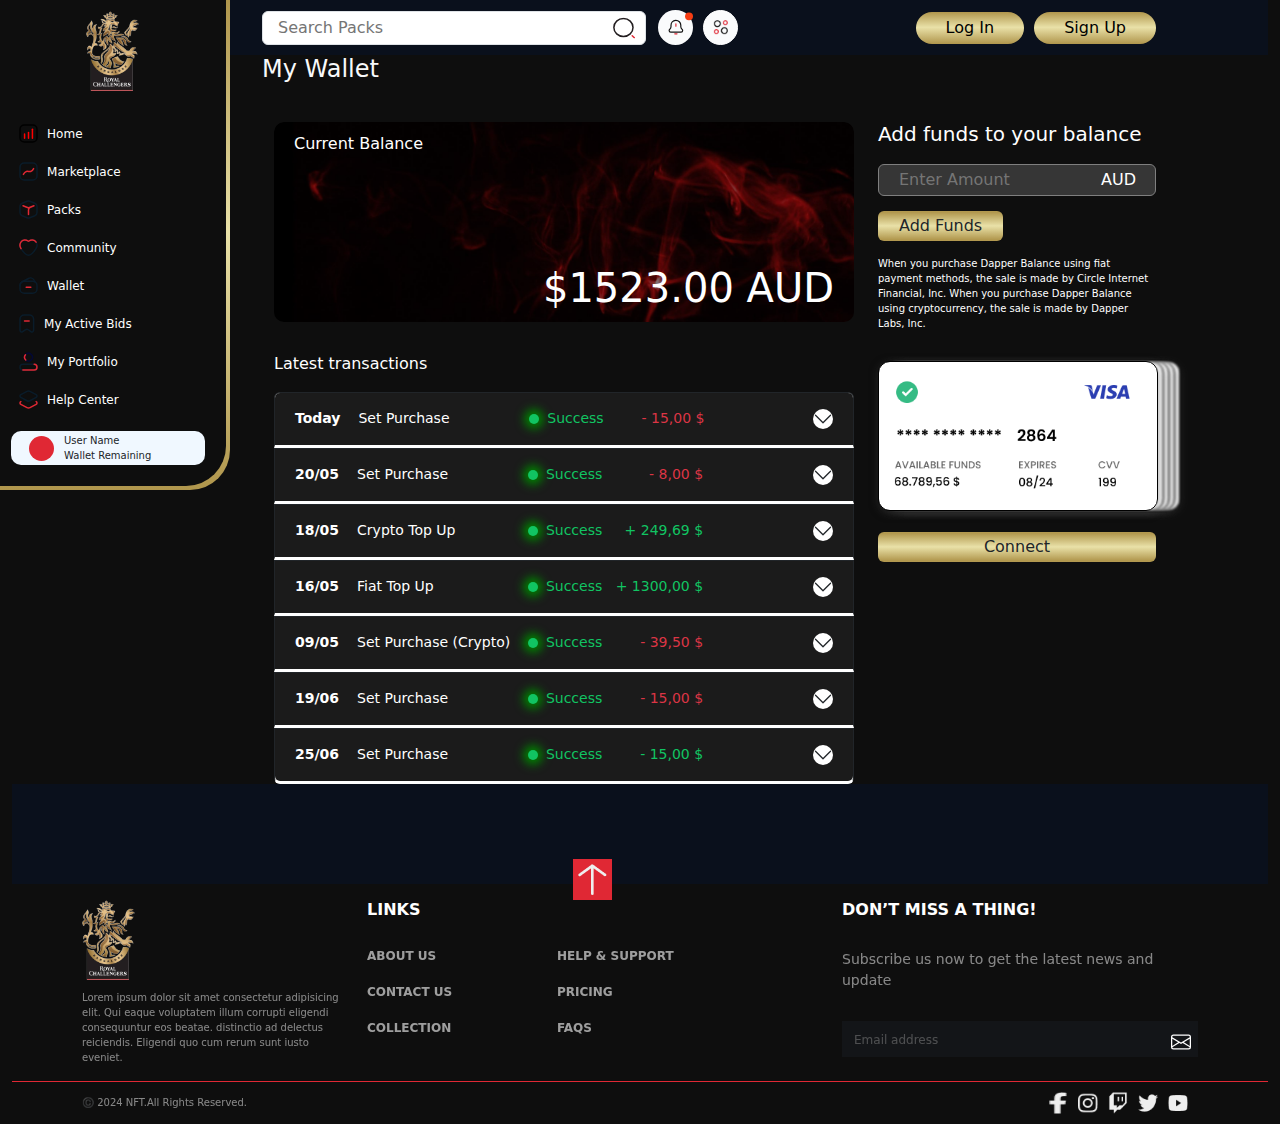
<file: MyWallet/index.html>
<!DOCTYPE html>
<html lang="en">

<head>
    <meta charset="UTF-8">
    <meta name="viewport" content="width=device-width, initial-scale=1.0">
    <link href="https://cdn.jsdelivr.net/npm/bootstrap@5.3.3/dist/css/bootstrap.min.css" rel="stylesheet"
        integrity="sha384-QWTKZyjpPEjISv5WaRU9OFeRpok6YctnYmDr5pNlyT2bRjXh0JMhjY6hW+ALEwIH" crossorigin="anonymous">
    <link rel="stylesheet" href="./main.css">
    <title>Document</title>
</head>

<body>
    <!-- side-nav -->
    <div id="side-nav">
        <div class="inside-side-nav">
            <img src="./img/RCB-Logo 1.png" alt="">
            <ul>
                <a href="../Home Page/index.html">
                    <li>
                        <svg xmlns="http://www.w3.org/2000/svg" width="19" height="19" viewBox="0 0 19 19" fill="none">
                            <path fill-rule="evenodd" clip-rule="evenodd"
                                d="M13.75 18H5.25C2.9023 18 1 16.0977 1 13.75V5.25C1 2.90315 2.9023 1 5.25 1H13.75C16.0977 1 18 2.90315 18 5.25V13.75C18 16.2133 15.9813 18 13.75 18Z"
                                stroke="black" stroke-width="1.5" stroke-linecap="round" />
                            <path d="M9.49995 8.37933V14.1517" stroke="red" stroke-width="1.5" stroke-linecap="round" />
                            <path d="M5.5771 10.0046V14.1518" stroke="red" stroke-width="1.5" stroke-linecap="round" />
                            <path d="M13.4228 5.35291V14.1521" stroke="red" stroke-width="1.5" stroke-linecap="round" />
                        </svg>
                        <p>Home</p>

                    </li>
                </a>
                <a href="../9ProfilePage/index.html">

                    <li>
                        <svg xmlns="http://www.w3.org/2000/svg" width="19" height="19" viewBox="0 0 19 19" fill="none">
                            <path fill-rule="evenodd" clip-rule="evenodd"
                                d="M13.75 18H5.25C2.9023 18 1 16.0977 1 13.75V5.25C1 2.90315 2.9023 1 5.25 1H13.75C16.0977 1 18 2.90315 18 5.25V13.75C18 16.0977 16.0977 18 13.75 18Z"
                                stroke="#0A1C2A" stroke-width="1.5" stroke-linecap="round" />
                            <path
                                d="M4.38184 12.4397C5.32959 10.5204 6.40994 9.7537 7.35174 9.4698C8.98289 8.97765 10.0836 9.96705 11.7105 9.4698C13.096 9.04565 14.0089 7.8038 14.6192 6.5611"
                                stroke="#E02834" stroke-width="1.5" stroke-linecap="round" />
                        </svg>
                        <p>Marketplace</p>
                    </li>
                </a>
                <a href="../8PackDetail/index.html">
                    <li>
                        <svg xmlns="http://www.w3.org/2000/svg" width="19" height="19" viewBox="0 0 19 19" fill="none">
                            <path fill-rule="evenodd" clip-rule="evenodd"
                                d="M15.8623 15.7167L10.7622 17.7558C9.9522 18.0805 9.04695 18.0805 8.2369 17.7558L3.1369 15.7167C1.8466 15.2007 1 13.9504 1 12.5598V6.43979C1 5.04919 1.8466 3.79884 3.1369 3.28289L8.2369 1.24289C9.04695 0.919037 9.9522 0.919037 10.7622 1.24289L15.8623 3.28289C17.1534 3.79884 18 5.04919 18 6.43979V12.5598C18 13.9504 17.1534 15.2007 15.8623 15.7167Z"
                                stroke="#0A1C2A" stroke-width="1.5" stroke-linecap="round" />
                            <path
                                d="M9.49963 14.562V9.93548C9.49963 8.76078 10.2145 7.70508 11.305 7.26818L14.9753 5.80023L10.5664 7.56398C9.88128 7.83768 9.11798 7.83768 8.43288 7.56398L4.02393 5.80023"
                                stroke="#E02834" stroke-width="1.5" stroke-linecap="round" stroke-linejoin="round" />
                        </svg>
                        <p>Packs </p>
                    </li>
                </a>
                <a href="../MyPacks/index.html">
                    <li>
                        <svg xmlns="http://www.w3.org/2000/svg" width="19" height="18" viewBox="0 0 19 18" fill="none">
                            <path fill-rule="evenodd" clip-rule="evenodd"
                                d="M17.0952 3.20332C15.4326 0.744252 12.1804 0.3439 9.99933 2.00056C9.70693 2.22411 9.29298 2.22411 9.00058 2.00056C6.81946 0.3439 3.56735 0.744252 1.90474 3.20332C0.605928 5.12433 0.758928 7.66074 2.02204 9.60555C3.6651 12.1386 6.78121 16.3002 9.49953 16.3002C12.2195 16.3002 15.3348 12.1386 16.9787 9.60555C18.241 7.66074 18.394 5.12433 17.0952 3.20332Z"
                                stroke="#0A1C2A" stroke-width="1.5" stroke-linecap="round" />
                            <path
                                d="M17.0952 3.20332C15.4326 0.744252 12.1804 0.3439 9.99933 2.00056C9.70693 2.22411 9.29298 2.22411 9.00058 2.00056C6.81946 0.3439 3.56735 0.744252 1.90474 3.20332C0.605928 5.12433 0.758928 7.66074 2.02204 9.60555"
                                stroke="#E02834" stroke-width="1.5" stroke-linecap="round" />
                        </svg>
                        <p>Community </p>

                    </li>
                </a>
                <a href="../MyWallet/index.html">
                    <li>
                        <svg xmlns="http://www.w3.org/2000/svg" width="19" height="18" viewBox="0 0 19 18" fill="none">
                            <path
                                d="M1.00008 8.5499C0.990729 7.01736 1.81353 5.53327 3.26107 4.76572L9.43629 1.49494C11.5103 0.39674 14.0832 1.18724 15.1814 3.26123L15.8198 4.46652C15.9082 4.63312 15.9838 4.80227 16.0476 4.97397"
                                stroke="#0A1C2A" stroke-width="1.5" stroke-linecap="round" />
                            <path fill-rule="evenodd" clip-rule="evenodd"
                                d="M13.7499 16.3082H5.24998C2.90229 16.3082 1 14.4051 1 12.0583V8.55033C1 6.20265 2.90229 4.30035 5.24998 4.30035H13.7499C16.0968 4.30035 17.9999 6.20265 17.9999 8.55033V12.0583C17.9999 14.4051 16.0968 16.3082 13.7499 16.3082Z"
                                stroke="#0A1C2A" stroke-width="1.5" stroke-linecap="round" />
                            <path d="M11.8118 10.3039H7.18872" stroke="#E02834" stroke-width="1.5"
                                stroke-linecap="round" />
                        </svg>
                        <p>Wallet</p>
                    </li>
                </a>
                <a href="../9ProfilePage/index.html">
                    <li>
                        <svg xmlns="http://www.w3.org/2000/svg" width="16" height="19" viewBox="0 0 16 19" fill="none">
                            <path fill-rule="evenodd" clip-rule="evenodd"
                                d="M1 16.2968V5.25007C1 2.90233 2.90233 1 5.25007 1H10.3502C12.6979 1 14.6002 2.90233 14.6002 5.25007V16.2968C14.6002 17.6977 13.0005 18.4975 11.8802 17.6569L9.33013 15.7443C8.42317 15.0643 7.13285 15.1085 6.22588 15.7877L3.72004 17.6569C2.59973 18.4975 1 17.6977 1 16.2968Z"
                                stroke="#0A1C2A" stroke-width="1.5" stroke-linecap="round" />
                            <path d="M5.48828 6.95H10.1115" stroke="#E02834" stroke-width="1.5" stroke-linecap="round"
                                stroke-linejoin="round" />
                        </svg>
                        <p>My Active Bids</p>
                    </li>
                </a>
                <a href="../MyWallet/index.html">
                    <li>
                        <svg xmlns="http://www.w3.org/2000/svg" width="19" height="19" viewBox="0 0 19 19" fill="none">
                            <path fill-rule="evenodd" clip-rule="evenodd"
                                d="M12.4879 2.84195C11.6625 1.85085 10.6264 1 9.50014 1C8.37474 1 7.33859 1.85085 6.51324 2.84195C5.24079 4.3694 5.36149 6.62275 6.76824 8.0295C8.27699 9.53825 10.7241 9.53825 12.2329 8.0295C13.6388 6.62275 13.7612 4.3694 12.4879 2.84195Z"
                                stroke="#030835" stroke-width="1.5" />
                            <path fill-rule="evenodd" clip-rule="evenodd"
                                d="M3.8475 18H15.1542C16.7258 18 18 16.725 18 15.1525C18 13.5809 16.7258 12.3067 15.1542 12.3067H3.8475C2.275 12.3067 1 13.5809 1 15.1525C1 16.725 2.275 18 3.8475 18Z"
                                stroke="#0A1C2A" stroke-width="1.5" />
                            <path d="M6.51294 2.84195C5.24049 4.3694 5.36204 6.62275 6.76794 8.0295" stroke="#E02834"
                                stroke-width="1.5" stroke-linecap="round" />
                            <path
                                d="M3.84741 18H15.1541C16.7258 18 17.9999 16.725 17.9999 15.1525C17.9999 13.5809 16.7258 12.3067 15.1541 12.3067"
                                stroke="#E02834" stroke-width="1.5" stroke-linecap="round" />
                        </svg>
                        <p>My Portfolio </p>
                    </li>
                </a>
                <a href="../Help Center/">
                    <li>
                        <svg xmlns="http://www.w3.org/2000/svg" width="19" height="19" viewBox="0 0 19 19" fill="none">
                            <path fill-rule="evenodd" clip-rule="evenodd"
                                d="M8.01383 10.7141L1.84278 7.44241C0.719073 6.84656 0.719073 5.23664 1.84278 4.63994L8.01383 1.36912C8.94373 0.876962 10.0555 0.876962 10.9854 1.36912L17.1565 4.63994C18.2811 5.23664 18.2811 6.84656 17.1565 7.44241L10.9412 10.7574C10.013 11.2504 8.94373 11.2062 8.01383 10.7141Z"
                                stroke="#0A1C2A" stroke-width="1.5" stroke-linecap="round" />
                            <path
                                d="M17.1565 11.5566C18.2811 12.1525 18.2811 13.7641 17.1565 14.3599L10.9854 17.6308C10.0555 18.1229 8.94373 18.1229 8.01383 17.6308L1.84278 14.3599C0.719073 13.7641 0.719073 12.1525 1.84278 11.5566"
                                stroke="#E02834" stroke-width="1.5" stroke-linecap="round" />
                        </svg>
                        <p>Help Center
                        </p>
                    </li>
                </a>
            </ul>

            <div id="user-profile">
                <svg xmlns="http://www.w3.org/2000/svg" width="25" height="25" viewBox="0 0 41 41" fill="none">
                    <circle cx="20.5" cy="20.5" r="20.5" fill="#E02834" />
                    <mask id="mask0_694_469" style="mask-type:luminance" maskUnits="userSpaceOnUse" x="0" y="0"
                        width="41" height="41">
                        <circle cx="20.5" cy="20.5" r="20.5" fill="white" />
                    </mask>
                    <g mask="url(#mask0_694_469)">
                    </g>
                </svg>
                <div>
                    <p>User Name</p>
                    <p>Wallet Remaining</p>

                </div>

            </div>
        </div>
    </div>



    <div class="container-xxl">
        <div class="row">
            <div class="col">
                <!-- upper-nav -->
                <div id="upper-nav">
                    <nav>
                        <div class="container-fluid">
                            <div class="row ">
                                <!-- nav collapse button 1-->
                                <div class=" common-cls col-4">
                                    <button onclick="button_fun()" class="rounded-1 border-1" id="nav-menu-btn"><svg
                                            xmlns="http://www.w3.org/2000/svg" width="24" height="24"
                                            fill="currentColor" class="bi bi-list" viewBox="0 0 16 16">
                                            <path fill-rule="evenodd"
                                                d="M2.5 12a.5.5 0 0 1 .5-.5h10a.5.5 0 0 1 0 1H3a.5.5 0 0 1-.5-.5m0-4a.5.5 0 0 1 .5-.5h10a.5.5 0 0 1 0 1H3a.5.5 0 0 1-.5-.5m0-4a.5.5 0 0 1 .5-.5h10a.5.5 0 0 1 0 1H3a.5.5 0 0 1-.5-.5" />
                                        </svg>
                                    </button>
                                </div>
                                <!-- input 2-->
                                <div class=" common-cls col-12 col-md-auto">
                                    <div class="input-div1">
                                        <input type="text" placeholder="Search Packs"
                                            class="border border-1 rounded-2 ">
                                        <svg xmlns="http://www.w3.org/2000/svg" width="23" height="21"
                                            viewBox="0 0 23 21" fill="none">
                                            <path fill-rule="evenodd" clip-rule="evenodd"
                                                d="M20.0155 10.009C20.0155 14.985 15.7279 19.018 10.4391 19.018C5.15142 19.018 0.862793 14.985 0.862793 10.009C0.862793 5.033 5.15142 1 10.4391 1C15.7279 1 20.0155 5.033 20.0155 10.009Z"
                                                stroke="#231E20" stroke-width="1.5" stroke-linecap="round" />
                                            <path d="M21.3213 20.2468L19.2073 18.2578" stroke="#E02834"
                                                stroke-width="1.5" stroke-linecap="round" />
                                        </svg>
                                    </div>
                                </div>
                                <!-- svg button 3-->
                                <div class=" common-cls col-auto col-md-auto "> <svg xmlns="http://www.w3.org/2000/svg"
                                        width="35" height="35" viewBox="0 0 44 44" fill="none">
                                        <circle cx="22" cy="22" r="22" fill="#FAFBFC"></circle>
                                        <path d="M23.9011 30.0078H21.0987" stroke="#E02834" stroke-width="1.5"
                                            stroke-linecap="round" stroke-linejoin="round"></path>
                                        <path d="M22.5 17.5566V20.3591" stroke="#E02834" stroke-width="1.5"
                                            stroke-linecap="round" stroke-linejoin="round"></path>
                                        <path fill-rule="evenodd" clip-rule="evenodd"
                                            d="M31 25.7478V25.7478C31 26.8707 30.0896 27.781 28.9668 27.781H16.0332C14.9104 27.781 14 26.8707 14 25.7478C14 25.0967 14.3111 24.4864 14.8372 24.1031C15.7799 23.418 16.3375 22.3232 16.3375 21.1578V19.389C16.3375 16.1156 18.7923 13.2435 22.0571 13.0157C23.9322 12.8839 25.6416 13.5911 26.8605 14.81C27.974 15.9227 28.6625 17.462 28.6625 19.162V21.1578C28.6625 22.3232 29.2201 23.418 30.1628 24.1031C30.6889 24.4864 31 25.0967 31 25.7478Z"
                                            stroke="#141414" stroke-width="1.5" stroke-linecap="round"></path>
                                        <circle cx="39" cy="8" r="5" fill="#F63D13"></circle>
                                    </svg>
                                </div>
                                <!-- btn1  4-->
                                <div class=" common-cls  col-4 col-md-auto">
                                    <img src="./img/upper-nav-img/Services.png"
                                        class=" border border-white bg-white rounded-pill" height="35" width="35">
                                </div>
                                <!-- royal stag img 5-->
                                <div class=" common-cls col-4 col-md-auto ">
                                    <img src="./img/RCB-Logo 1.png" class="nav-logo" height="80px" width="80px">
                                </div>


                                <div class=" common-cls col  ">
                                    <a href="../LoginPage/index.html">
                                        <button class=" rounded-4 ">
                                            Log In
                                        </button>
                                    </a>
                                    <button class=" rounded-4 ">
                                        <a href="../LoginPage/register.html">Sign Up</a>
                                    </button>
                                </div>


                            </div>

                        </div>

                    </nav>
                </div>
                <!-- main section -->
                <section id="mainContent">
                    <div id="partition">
                        <h4 class="text-light">My Wallet</h4>
                        <div class="container">
                            <div class="row">
                                <div class="col-12 col-xl-8 ">
                                    <div id="partition1">
                                        <div class="amount">
                                            <div class="wrapper">
                                                <p>Current Balance</p>
                                                <h1>$1523.00 AUD</h1>
                                            </div>
                                        </div>
                                        <p>Latest transactions</p>
                                        <div class="dataSheet">
                                            <div class="accordion" id="accordionExample">
                                                <div class="accordion-item">
                                                    <h2 class="accordion-header">
                                                        <button class="accordion-button collapsed" type="button"
                                                            data-bs-toggle="collapse" data-bs-target="#collapseOne"
                                                            aria-expanded="false" aria-controls="collapseOne">
                                                            <div class="to_show">
                                                                <p class="direct-p">Today</p>
                                                                <p class="direct-p">Set Purchase</p>
                                                                <p class="direct-p">Card payment</p>
                                                                <div class="active-green">
                                                                    <div class="dot"></div>
                                                                    <p>Success</p>
                                                                </div>
                                                                <p class="direct-p text-danger">- 15,00 $</p>
                                                            </div>
                                                        </button>
                                                    </h2>
                                                    <div id="collapseOne" class="accordion-collapse collapse "
                                                        data-bs-parent="#accordionExample">
                                                        <div class="accordion-body">
                                                            <strong>This is the first item's accordion body.</strong> It
                                                            is shown by
                                                            default, until the collapse plugin adds the appropriate
                                                            classes that we
                                                            use to style each element. These classes control the overall
                                                            appearance,
                                                            as well as the showing and hiding via CSS transitions. You
                                                            can modify
                                                            any of this with custom CSS or overriding our default
                                                            variables. It's
                                                            also worth noting that just about any HTML can go within the
                                                            <code>.accordion-body</code>, though the transition does
                                                            limit overflow.
                                                        </div>
                                                    </div>
                                                </div>
                                                <div class="accordion-item">
                                                    <h2 class="accordion-header">
                                                        <button class="accordion-button collapsed" type="button"
                                                            data-bs-toggle="collapse" data-bs-target="#collapseTwo"
                                                            aria-expanded="false" aria-controls="collapseTwo">
                                                            <div class="to_show">
                                                                <p class="direct-p">20/05</p>
                                                                <p class="direct-p">Set Purchase</p>
                                                                <p class="direct-p">Card payment</p>
                                                                <div class="active-green">
                                                                    <div class="dot"></div>
                                                                    <p>Success</p>
                                                                </div>
                                                                <p class="direct-p text-danger">- 8,00 $</p>
                                                            </div>
                                                        </button>
                                                    </h2>
                                                    <div id="collapseTwo" class="accordion-collapse collapse"
                                                        data-bs-parent="#accordionExample">
                                                        <div class="accordion-body">
                                                            <strong>This is the second item's accordion body.</strong>
                                                            It is hidden
                                                            by default, until the collapse plugin adds the appropriate
                                                            classes that
                                                            we use to style each element. These classes control the
                                                            overall
                                                            appearance, as well as the showing and hiding via CSS
                                                            transitions. You
                                                            can modify any of this with custom CSS or overriding our
                                                            default
                                                            variables. It's also worth noting that just about any HTML
                                                            can go within
                                                            the <code>.accordion-body</code>, though the transition does
                                                            limit
                                                            overflow.
                                                        </div>
                                                    </div>
                                                </div>
                                                <div class="accordion-item">
                                                    <h2 class="accordion-header">
                                                        <button class="accordion-button collapsed" type="button"
                                                            data-bs-toggle="collapse" data-bs-target="#collapseThree"
                                                            aria-expanded="false" aria-controls="collapseThree">
                                                            <div class="to_show">
                                                                <p class="direct-p">18/05</p>
                                                                <p class="direct-p">Crypto Top Up</p>
                                                                <p class="direct-p">Transfer</p>
                                                                <div class="active-green">
                                                                    <div class="dot"></div>
                                                                    <p>Success</p>
                                                                </div>
                                                                <p class="direct-p">+ 249,69 $</p>
                                                            </div>
                                                        </button>
                                                    </h2>
                                                    <div id="collapseThree" class="accordion-collapse collapse"
                                                        data-bs-parent="#accordionExample">
                                                        <div class="accordion-body">
                                                            <strong>This is the third item's accordion body.</strong> It
                                                            is hidden
                                                            by default, until the collapse plugin adds the appropriate
                                                            classes that
                                                            we use to style each element. These classes control the
                                                            overall
                                                            appearance, as well as the showing and hiding via CSS
                                                            transitions. You
                                                            can modify any of this with custom CSS or overriding our
                                                            default
                                                            variables. It's also worth noting that just about any HTML
                                                            can go within
                                                            the <code>.accordion-body</code>, though the transition does
                                                            limit
                                                            overflow.
                                                        </div>
                                                    </div>
                                                </div>
                                                <div class="accordion-item">
                                                    <h2 class="accordion-header">
                                                        <button class="accordion-button collapsed" type="button"
                                                            data-bs-toggle="collapse" data-bs-target="#collapseFour"
                                                            aria-expanded="false" aria-controls="collapseFour">
                                                            <div class="to_show">
                                                                <p class="direct-p">16/05</p>
                                                                <p class="direct-p">Fiat Top Up</p>
                                                                <p class="direct-p">Transfer</p>
                                                                <div class="active-green">
                                                                    <div class="dot"></div>
                                                                    <p>Success</p>
                                                                </div>
                                                                <p class="direct-p">+ 1300,00 $</p>
                                                            </div>
                                                        </button>
                                                    </h2>
                                                    <div id="collapseFour" class="accordion-collapse collapse"
                                                        data-bs-parent="#accordionExample">
                                                        <div class="accordion-body">
                                                            <strong>This is the third item's accordion body.</strong> It
                                                            is hidden
                                                            by default, until the collapse plugin adds the appropriate
                                                            classes that
                                                            we use to style each element. These classes control the
                                                            overall
                                                            appearance, as well as the showing and hiding via CSS
                                                            transitions. You
                                                            can modify any of this with custom CSS or overriding our
                                                            default
                                                            variables. It's also worth noting that just about any HTML
                                                            can go within
                                                            the <code>.accordion-body</code>, though the transition does
                                                            limit
                                                            overflow.
                                                        </div>
                                                    </div>
                                                </div>
                                                <div class="accordion-item">
                                                    <h2 class="accordion-header">
                                                        <button class="accordion-button collapsed" type="button"
                                                            data-bs-toggle="collapse" data-bs-target="#collapseFive"
                                                            aria-expanded="false" aria-controls="collapseFive">
                                                            <div class="to_show">
                                                                <p class="direct-p">09/05</p>
                                                                <p class="direct-p">Set Purchase (Crypto)</p>
                                                                <p class="direct-p">Transfer</p>
                                                                <div class="active-green">
                                                                    <div class="dot"></div>
                                                                    <p>Success</p>
                                                                </div>
                                                                <p class="direct-p text-danger">- 39,50 $</p>
                                                            </div>
                                                        </button>
                                                    </h2>
                                                    <div id="collapseFive" class="accordion-collapse collapse"
                                                        data-bs-parent="#accordionExample">
                                                        <div class="accordion-body">
                                                            <strong>This is the third item's accordion body.</strong> It
                                                            is hidden
                                                            by default, until the collapse plugin adds the appropriate
                                                            classes that
                                                            we use to style each element. These classes control the
                                                            overall
                                                            appearance, as well as the showing and hiding via CSS
                                                            transitions. You
                                                            can modify any of this with custom CSS or overriding our
                                                            default
                                                            variables. It's also worth noting that just about any HTML
                                                            can go within
                                                            the <code>.accordion-body</code>, though the transition does
                                                            limit
                                                            overflow.
                                                        </div>
                                                    </div>
                                                </div>
                                                <div class="accordion-item">
                                                    <h2 class="accordion-header">
                                                        <button class="accordion-button collapsed" type="button"
                                                            data-bs-toggle="collapse" data-bs-target="#collapseSix"
                                                            aria-expanded="false" aria-controls="collapseSix">
                                                            <div class="to_show">
                                                                <p class="direct-p">19/06</p>
                                                                <p class="direct-p">Set Purchase</p>
                                                                <p class="direct-p">Transfer</p>
                                                                <div class="active-green">
                                                                    <div class="dot"></div>
                                                                    <p>Success</p>
                                                                </div>
                                                                <p class="direct-p text-danger">- 15,00 $</p>
                                                            </div>
                                                        </button>
                                                    </h2>
                                                    <div id="collapseSix" class="accordion-collapse collapse"
                                                        data-bs-parent="#accordionExample">
                                                        <div class="accordion-body">
                                                            <strong>This is the third item's accordion body.</strong> It
                                                            is hidden
                                                            by default, until the collapse plugin adds the appropriate
                                                            classes that
                                                            we use to style each element. These classes control the
                                                            overall
                                                            appearance, as well as the showing and hiding via CSS
                                                            transitions. You
                                                            can modify any of this with custom CSS or overriding our
                                                            default
                                                            variables. It's also worth noting that just about any HTML
                                                            can go within
                                                            the <code>.accordion-body</code>, though the transition does
                                                            limit
                                                            overflow.
                                                        </div>
                                                    </div>
                                                </div>
                                                <div class="accordion-item">
                                                    <h2 class="accordion-header">
                                                        <button class="accordion-button collapsed" type="button"
                                                            data-bs-toggle="collapse" data-bs-target="#collapseSeven"
                                                            aria-expanded="false" aria-controls="collapseSeven">
                                                            <div class="to_show">
                                                                <p class="direct-p">25/06</p>
                                                                <p class="direct-p">Set Purchase</p>
                                                                <p class="direct-p">Card payment</p>
                                                                <div class="active-green">
                                                                    <div class="dot"></div>
                                                                    <p>Success</p>
                                                                </div>
                                                                <p class="direct-p">- 15,00 $</p>
                                                            </div>
                                                        </button>
                                                    </h2>
                                                    <div id="collapseSeven" class="accordion-collapse collapse"
                                                        data-bs-parent="#accordionExample">
                                                        <div class="accordion-body">
                                                            <strong>This is the third item's accordion body.</strong> It
                                                            is hidden
                                                            by default, until the collapse plugin adds the appropriate
                                                            classes that
                                                            we use to style each element. These classes control the
                                                            overall
                                                            appearance, as well as the showing and hiding via CSS
                                                            transitions. You
                                                            can modify any of this with custom CSS or overriding our
                                                            default
                                                            variables. It's also worth noting that just about any HTML
                                                            can go within
                                                            the <code>.accordion-body</code>, though the transition does
                                                            limit
                                                            overflow.
                                                        </div>
                                                    </div>
                                                </div>
                                            </div>
                                        </div>
                                    </div>
                                </div>
                                <div class="col-12 col-xl-4 ">
                                    <div id="partition2">
                                        <h5>Add funds to your balance</h5>
                                        <form action="amount">
                                            <input class="rounded-2" type="text" name="amount"
                                                placeholder="Enter Amount" id="">
                                            <p>AUD</p>
                                        </form>
                                        <button class="btn btn1" type="submit">Add Funds</button>
                                        <p>When you purchase Dapper Balance using fiat payment methods, the sale is made
                                            by Circle
                                            Internet Financial, Inc. When you purchase Dapper Balance using
                                            cryptocurrency, the sale
                                            is made by Dapper Labs, Inc.</p>
                                        <div class="carousel">
                                            <ul class="carousel__list">
                                                <li class="carousel__item carousel__item_active" data-pos="5">5</li>
                                                <li class="carousel__item" data-pos="4">4</li>
                                                <li class="carousel__item" data-pos="3">3</li>
                                                <li class="carousel__item" data-pos="2">2</li>
                                                <li class="carousel__item" data-pos="1">1</li>
                                            </ul>
                                        </div>
                                        <button class="btn btn2" type="submit">Connect</button>

                                    </div>
                                </div>
                            </div>
                        </div>

                    </div>
                </section>
                <!-- footer -->
                <div id="footer">
                    <div id="footer">
                        <div class="container">
                            <footer class="pt-3">
                                <a href="#mainContent">
                                    <img src="./img/Group 64.png" alt="">
                                </a>
                                <div class="row">
                                    <div class="col-12  col-md-3 col-lg-3 mb-3">
                                        <img src="./img/RCB-Logo 1.png" alt="">
                                        <p id="first-p">Lorem ipsum dolor sit amet consectetur adipisicing elit. Qui
                                            eaque
                                            voluptatem
                                            illum corrupti eligendi consequuntur eos beatae. distinctio ad delectus
                                            reiciendis.
                                            Eligendi
                                            quo cum rerum sunt iusto eveniet.</p>

                                    </div>

                                    <div class="col-12  col-md-5 col-lg-4 mb-3">
                                        <div class="row">
                                            <div class="col-12"></div>
                                            <h6>LINKS</h6>
                                            <div class="col-12 col-md-6">
                                                <ul class="nav flex-column">
                                                    <li class="nav-item mb-2"><a href="#" class="nav-link p-0 ">About
                                                            Us</a>
                                                    </li>
                                                    <li class="nav-item mb-2"><a href="#" class="nav-link p-0 ">Contact
                                                            Us</a>
                                                    </li>
                                                    <li class="nav-item mb-2"><a href="#"
                                                            class="nav-link p-0 ">Collection</a>
                                                    </li>

                                                    <li class="nav-item mb-2"><a href="#" class="nav-link p-0 ">Help
                                                            &
                                                            Support</a>
                                                    </li>
                                                    <li class="nav-item mb-2"><a href="#"
                                                            class="nav-link p-0 ">Pricing</a>
                                                    </li>
                                                    <li class="nav-item mb-2"><a href="#" class="nav-link p-0 ">FAQs</a>
                                                    </li>
                                                    </li>

                                                </ul>
                                            </div>
                                            <div class="col-md-6">
                                                <ul class="nav flex-column">

                                                    <li class="nav-item mb-2"><a href="#" class="nav-link p-0 ">Help
                                                            &
                                                            Support</a>
                                                    </li>
                                                    <li class="nav-item mb-2"><a href="#"
                                                            class="nav-link p-0 ">Pricing</a>
                                                    </li>
                                                    <li class="nav-item mb-2"><a href="#" class="nav-link p-0 ">FAQs</a>
                                                    </li>
                                                    </li>
                                                </ul>
                                            </div>
                                        </div>

                                    </div>

                                    <div class=" col-12  col-md-4 offset-lg-1 ">
                                        <form>
                                            <h6>DON’T MISS A THING!</h6>
                                            <p>Subscribe us now to get the latest news and update</p>
                                            <div class="d-flex flex-column flex-sm-row w-80 gap-2">
                                                <label for="newsletter1" class="visually-hidden">Email address</label>
                                                <input id="newsletter1" type="text" class="form-control rounded-0"
                                                    placeholder="Email address">
                                                <svg xmlns="http://www.w3.org/2000/svg" width="20" height="20"
                                                    fill="currentColor" class="bi bi-envelope" viewBox="0 0 16 16">
                                                    <path
                                                        d="M0 4a2 2 0 0 1 2-2h12a2 2 0 0 1 2 2v8a2 2 0 0 1-2 2H2a2 2 0 0 1-2-2zm2-1a1 1 0 0 0-1 1v.217l7 4.2 7-4.2V4a1 1 0 0 0-1-1zm13 2.383-4.708 2.825L15 11.105zm-.034 6.876-5.64-3.471L8 9.583l-1.326-.795-5.64 3.47A1 1 0 0 0 2 13h12a1 1 0 0 0 .966-.741M1 11.105l4.708-2.897L1 5.383z" />
                                                </svg>

                                            </div>
                                        </form>
                                    </div>
                                </div>
                            </footer>
                        </div>
                    </div>
                </div>
                <!-- footer-end -->
                <div id="footer-end">
                    <div class="container">
                        <div class="row ">
                            <div class="col child1 ">©️ 2024 NFT.All Rights Reserved.</div>
                            <div class="col child2   ">
                                <img src="./logos/Facebook.png" alt="">
                                <img src="./logos/Instagram.png" alt="">
                                <img src="./logos/twitch-brands.png" alt="">
                                <img src="./logos/twitter-brands.png" alt="">
                                <img src="./logos/youtube-brands.png" alt="">
                            </div>
                        </div>
                    </div>
                </div>
            </div>
        </div>
    </div>


    <script src="./app.js"></script>
    <script src="https://cdn.jsdelivr.net/npm/bootstrap@5.3.3/dist/js/bootstrap.bundle.min.js"
        integrity="sha384-YvpcrYf0tY3lHB60NNkmXc5s9fDVZLESaAA55NDzOxhy9GkcIdslK1eN7N6jIeHz"
        crossorigin="anonymous"></script>
    <script>
        let var1 = document.querySelector("#side-nav ");

        function button_fun() {
            console.log(var1);
            var1.classList.toggle('toggle-nav-btn');
        }


    </script>
</body>

</html>
</file>
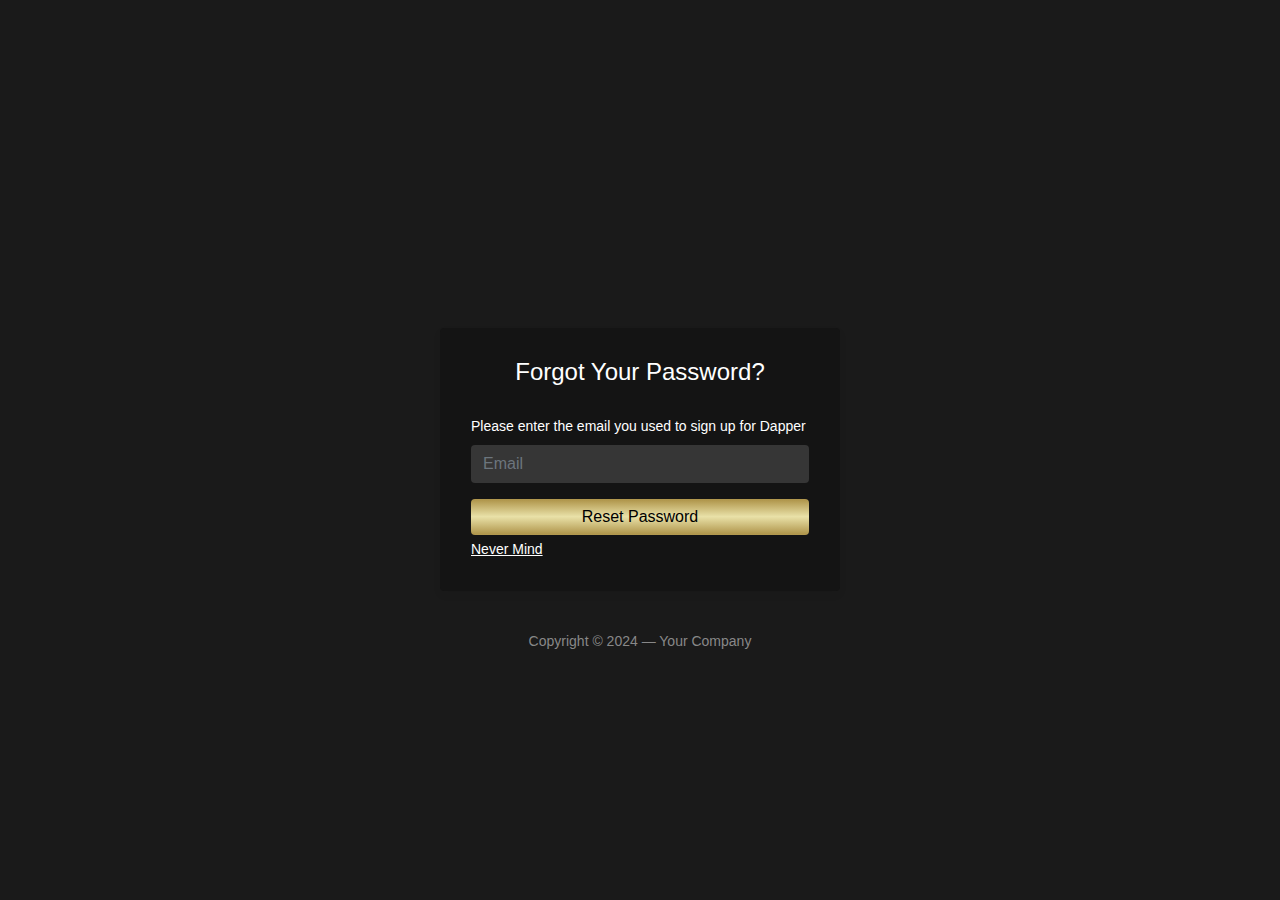
<file: LoginPage/forgot.html>
<!DOCTYPE html>
<html lang="en">

<head>
	<meta charset="utf-8">
	<meta name="author" content="Kodinger">
	<meta name="viewport" content="width=device-width,initial-scale=1">
	<title>My Login Page &mdash; Bootstrap 4 Login Page Snippet</title>
	<link rel="stylesheet" href="https://stackpath.bootstrapcdn.com/bootstrap/4.3.1/css/bootstrap.min.css"
		integrity="sha384-ggOyR0iXCbMQv3Xipma34MD+dH/1fQ784/j6cY/iJTQUOhcWr7x9JvoRxT2MZw1T" crossorigin="anonymous">
	<link rel="stylesheet" type="text/css" href="css/my-login.css">
</head>

<body class="my-login-page">
	<section class="h-100">
		<div class="container h-100">
			<div class="row justify-content-md-center align-items-center h-100">
				<div class="card-wrapper">
					<div class="card fat" style="border-top:none ;">
						<div class="card-body">
							<h4 class="card-title text-center">Forgot Your Password?</h4>
							<form method="POST" class="my-login-validation" novalidate="">
								<div class="form-group">
									<label for="email">Please enter the email you used to sign up for Dapper</label>
									<input style="background-color:#363636;color:white
									;" id="email" type="email" placeholder="Email" class="form-control" name="email" value="" required autofocus>
									<div class="invalid-feedback">
										Email is invalid
									</div>

								</div>

								<div class="form-group m-0">
									<a href="./reset.html" style="text-decoration: none;
									color:black">
										<button type="button" class="btn btn-block">
											Reset Password
										</button>
									</a>
								</div>
							</form>
							<div class="form-text text-muted">
								<a class="text-white " style="text-decoration: underline;" href="">Never Mind</a>
							</div>
						</div>
					</div>
					<div class="footer">
						Copyright &copy; 2024 &mdash; Your Company
					</div>
				</div>
			</div>
		</div>
	</section>

	<script src="https://code.jquery.com/jquery-3.3.1.slim.min.js"
		integrity="sha384-q8i/X+965DzO0rT7abK41JStQIAqVgRVzpbzo5smXKp4YfRvH+8abtTE1Pi6jizo"
		crossorigin="anonymous"></script>
	<script src="js/my-login.js"></script>
</body>

</html>
</file>
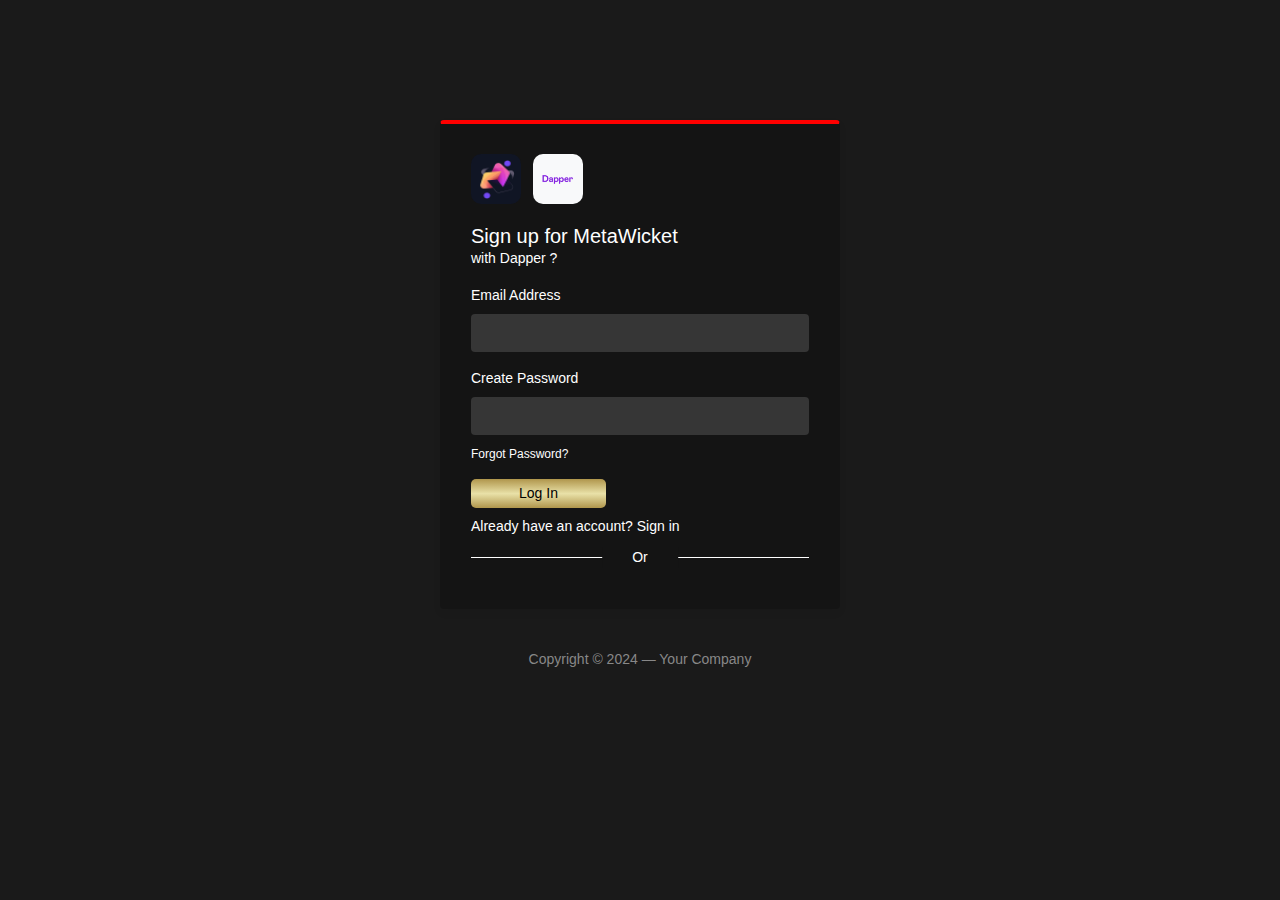
<file: LoginPage/register.html>
<!DOCTYPE html>
<html lang="en">

<head>
	<meta charset="utf-8">
	<meta name="author" content="Kodinger">
	<meta name="viewport" content="width=device-width,initial-scale=1">
	<title>Register Page</title>
	<link rel="stylesheet" href="https://stackpath.bootstrapcdn.com/bootstrap/4.3.1/css/bootstrap.min.css"
		integrity="sha384-ggOyR0iXCbMQv3Xipma34MD+dH/1fQ784/j6cY/iJTQUOhcWr7x9JvoRxT2MZw1T" crossorigin="anonymous">
	<link rel="stylesheet" type="text/css" href="css/my-login.css">

	<link rel="stylesheet" href="https://cdnjs.cloudflare.com/ajax/libs/font-awesome/6.5.1/css/all.min.css"
		integrity="sha512-DTOQO9RWCH3ppGqcWaEA1BIZOC6xxalwEsw9c2QQeAIftl+Vegovlnee1c9QX4TctnWMn13TZye+giMm8e2LwA=="
		crossorigin="anonymous" referrerpolicy="no-referrer" />
</head>

<body class="my-login-page">
	<section class="h-100">
		<div class="container h-100">
			<div class="row justify-content-md-center h-100">
				<div class="card-wrapper">
					<div class="card fat">
						<div class="card-body">
							<img   style="height: 50px;width: 50px; padding: 5px;border-radius: 10px; background-color: #101524;" src="./img/logo Images/logo1.png" alt="">
							<img class="bg-light mx-2" style="height: 50px;width: 50px; padding: 5px;border-radius: 10px;" src="./img/logo Images/logo2.png" alt="">
							<h5 class="card-title" style="margin: 20px 0px 0px 0px;" >Sign up for MetaWicket</h5>
							<p> with Dapper ?</p>
							<form method="POST" class="my-login-validation" novalidate="">
								<div class="form-group">
									<label for="email">Email Address</label>
									<input style="background: #363636;color:white
									" id="email" type="email" class="form-control" name="email" value="" required
										autofocus>
									<div class="invalid-feedback">
										Email is invalid
									</div>
								</div>

								<div class="form-group">
									<label for="password">
										Create Password
									</label>
									<input id="password" type="password" class="form-control" name="password" required
										data-eye style="background: #363636;color:white">
									<div class="invalid-feedback">
										Password is required
									</div>
									<a href="forgot.html">
										<p style="font-size: 12px;margin-top: 10px;text-decoration: none; color:white"> Forgot Password?</p>
									</a>
								</div>



								<div class="form-group m-0">
									<button type="submit" class=" px-5 py-1  " style="	background: linear-gradient(180deg, #B0964C 0%, #E9E1A8 50.52%, #B0964C 100%);border: none; border-radius: 5px;">
										<a style="text-decoration: none;color:black" href="../Home Page/index.html">Log In</a>
									</button>
								</div>
								<div class="mt-2 ">
									Already have an account? <a  style="color:white;text-decoration:none" href="register.html">Sign in</a>
								</div>
							</form>
							<div id="or"></div>
							<div class="container">
								<div class="row">
									<div class="col text-center"><i class="mx-auto  fa-brands fa-facebook-f fa-xl"></i>
									</div>
									<div class="col  text-center"><i class="fa-brands   fa-google fa-xl"></i></div>
									<div class="col text-center"><i class="mx-auto  fa-regular fa-envelope fa-xl"></i>
									</div>

								</div>
							</div>
							

						</div>
					</div>
					<div class="footer">
						Copyright &copy; 2024 &mdash; Your Company
					</div>
				</div>
			</div>
		</div>
	</section>

	<script src="https://code.jquery.com/jquery-3.3.1.slim.min.js"
		integrity="sha384-q8i/X+965DzO0rT7abK41JStQIAqVgRVzpbzo5smXKp4YfRvH+8abtTE1Pi6jizo"
		crossorigin="anonymous"></script>
	<script src="https://cdnjs.cloudflare.com/ajax/libs/popper.js/1.14.7/umd/popper.min.js"
		integrity="sha384-UO2eT0CpHqdSJQ6hJty5KVphtPhzWj9WO1clHTMGa3JDZwrnQq4sF86dIHNDz0W1"
		crossorigin="anonymous"></script>
	<script src="https://stackpath.bootstrapcdn.com/bootstrap/4.3.1/js/bootstrap.min.js"
		integrity="sha384-JjSmVgyd0p3pXB1rRibZUAYoIIy6OrQ6VrjIEaFf/nJGzIxFDsf4x0xIM+B07jRM"
		crossorigin="anonymous"></script>
	<script src="js/my-login.js"></script>
</body>

</html>
</file>
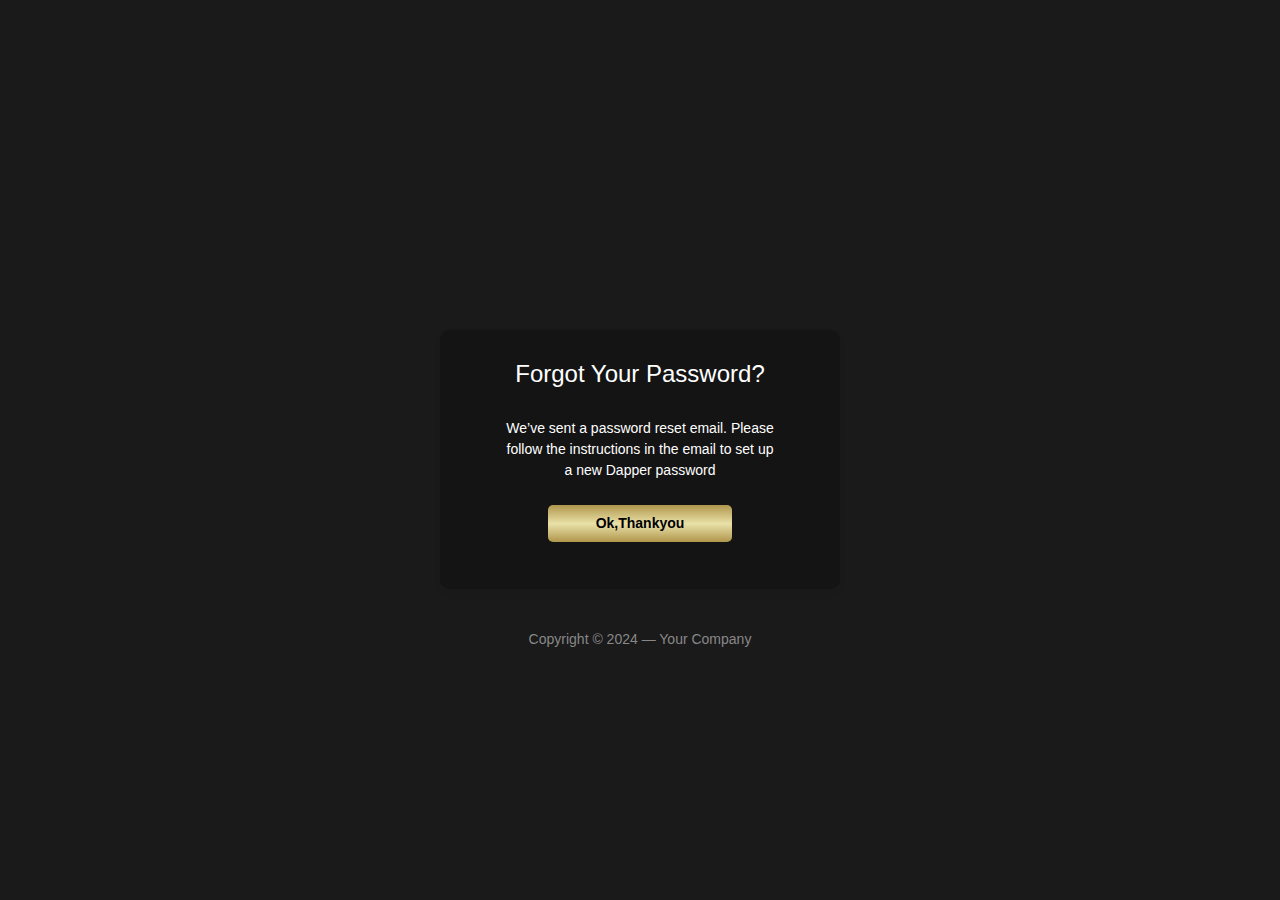
<file: LoginPage/reset.html>
<!DOCTYPE html>
<html lang="en">

<head>
	<meta charset="utf-8">
	<meta name="author" content="Kodinger">
	<meta name="viewport" content="width=device-width,initial-scale=1">
	<title>My Login Page &mdash; Bootstrap 4 Login Page Snippet</title>
	<link rel="stylesheet" href="https://stackpath.bootstrapcdn.com/bootstrap/4.3.1/css/bootstrap.min.css"
		integrity="sha384-ggOyR0iXCbMQv3Xipma34MD+dH/1fQ784/j6cY/iJTQUOhcWr7x9JvoRxT2MZw1T" crossorigin="anonymous">
	<link rel="stylesheet" type="text/css" href="css/my-login.css">
	<!-- icons -->
	<link rel="stylesheet" href="https://cdnjs.cloudflare.com/ajax/libs/font-awesome/6.5.1/css/all.min.css"
		integrity="sha512-DTOQO9RWCH3ppGqcWaEA1BIZOC6xxalwEsw9c2QQeAIftl+Vegovlnee1c9QX4TctnWMn13TZye+giMm8e2LwA=="
		crossorigin="anonymous" referrerpolicy="no-referrer" />
</head>

<body class="my-login-page">
	<section class="h-100">
		<div class="container h-100">
			<div class="row justify-content-md-center align-items-center h-100">
				<div class="card-wrapper">
					<div class="card fat " style="border-top:none ;border-radius: 10px;">
						<div class="card-body ">
							<h4 class="card-title text-center">Forgot Your Password?</h4>
							<div class=" text-white d-flex justify-content-center">
								<p style="width: 80%;text-align: center;">We’ve sent a password reset email.
									Please follow the instructions in the email to set up a
									new Dapper password
								</p>
							</div>
							<div class="form-group d-block text-center">
								<button type="submit" class=" px-5 py-2 mt-2  "
									style="	background: linear-gradient(180deg, #B0964C 0%, #E9E1A8 50.52%, #B0964C 100%);border: none; border-radius: 5px;font-weight: 600;">
									Ok,Thankyou
								</button>
							</div>
						</div>
						
					</div>
					<div class="footer">
						Copyright &copy; 2024 &mdash; Your Company
					</div>
				</div>
			</div>
		</div>
	</section>

	<script src="https://code.jquery.com/jquery-3.3.1.slim.min.js"
		integrity="sha384-q8i/X+965DzO0rT7abK41JStQIAqVgRVzpbzo5smXKp4YfRvH+8abtTE1Pi6jizo"
		crossorigin="anonymous"></script>
	<script src="js/my-login.js"></script>
</body>

</html>
</file>
<file: 9ProfilePage/main.css>
#side-nav {
  width: 230px;
  background-image: linear-gradient(180deg, #B0964C 0%, #E9E1A8 47.4%, #B0964C 100%);
  border-bottom-right-radius: 40px;
  position: fixed;
  top: 0px;
  z-index: 100;
}
#side-nav .inside-side-nav {
  margin-right: 4px;
  margin-bottom: 4px;
  margin-top: 0px;
  margin-left: 0px;
  border: 1px solid transparent;
  text-align: center;
  background-color: #0E0E0E;
  border-bottom-right-radius: 40px;
}
#side-nav .inside-side-nav img {
  max-height: 80px;
  margin-top: 10px;
  margin-bottom: 20px;
}
@media screen and (max-width: 768px) {
  #side-nav .inside-side-nav img {
    display: none;
  }
}
#side-nav .inside-side-nav ul {
  text-align: left;
  list-style-type: none;
  padding: 0;
}
@media screen and (max-width: 768px) {
  #side-nav .inside-side-nav ul {
    padding-top: 20px !important;
  }
}
#side-nav .inside-side-nav ul a {
  text-decoration: none;
}
#side-nav .inside-side-nav ul a li {
  border-radius: 10px;
  margin: 6px 10px;
  padding: 4px 8px;
  margin-right: 20px;
}
#side-nav .inside-side-nav ul a li svg,
#side-nav .inside-side-nav ul a li p {
  display: inline;
}
#side-nav .inside-side-nav ul a li P {
  color: white;
  font-size: 12px;
}
#side-nav .inside-side-nav ul a li svg {
  margin-right: 4px;
}
#side-nav .inside-side-nav ul a li:hover {
  background-color: #E02834;
}
#side-nav .inside-side-nav ul a li:hover svg path {
  stroke: white;
}
#side-nav .inside-side-nav #user-profile {
  border-radius: 10px;
  background-color: aliceblue;
  display: flex;
  align-items: center;
  margin: 6px 10px;
  padding: 2px 8px;
  margin-bottom: 20px;
  margin-right: 20px;
}
#side-nav .inside-side-nav #user-profile svg {
  margin: 0px 10px;
}
#side-nav .inside-side-nav #user-profile div p {
  margin: 0px;
  font-size: 10px;
  text-align: left;
}

@media (max-width: 1000px) {
  #side-nav {
    width: 200px;
  }
}
@media (max-width: 768px) {
  #side-nav {
    left: -200px;
    margin-top: 115px;
    transition: left 1s;
  }
  #side-nav.toggle-nav-btn {
    left: 0px;
  }
}
#upper-nav {
  background-color: #0A101C;
  position: sticky;
  top: 0px;
  z-index: 99;
}
#upper-nav nav {
  padding-top: 10px;
  padding-bottom: 10px;
}
@media (max-width: 1800px) {
  #upper-nav nav {
    padding-left: 250px;
    padding-right: 100px;
  }
}
#upper-nav nav .container-fluid .row .common-cls:first-child {
  display: none;
}
#upper-nav nav .container-fluid .row .common-cls:nth-child(2) {
  width: 30vw;
  position: relative;
  padding: 0px;
  display: flex;
  align-items: center;
  justify-content: center;
}
#upper-nav nav .container-fluid .row .common-cls:nth-child(2) .input-div1 {
  width: 100%;
}
#upper-nav nav .container-fluid .row .common-cls:nth-child(2) .input-div1 input {
  width: 100%;
  padding: 4px 15px;
}
#upper-nav nav .container-fluid .row .common-cls:nth-child(2) .input-div1 input:focus-visible {
  outline: none;
}
#upper-nav nav .container-fluid .row .common-cls:nth-child(2) .input-div1 svg {
  position: absolute;
  right: 10px;
  top: 50%;
  transform: translateY(-50%);
}
#upper-nav nav .container-fluid .row .common-cls:nth-child(4) {
  margin-left: -14px;
}
#upper-nav nav .container-fluid .row .common-cls:nth-child(5) {
  display: none;
}
#upper-nav nav .container-fluid .row .common-cls:last-child {
  display: flex;
  align-items: center;
  justify-content: flex-end;
  gap: 10px;
}
#upper-nav nav .container-fluid .row .common-cls:last-child button {
  border: 0px;
  padding: 4px 30px;
  background-image: linear-gradient(180deg, #B0964C 0%, #E9E1A8 47.92%, #B0964C 100%);
}
#upper-nav nav .container-fluid .row .common-cls:last-child button a {
  color: black;
  text-decoration: none;
}

@media (max-width: 768px) {
  #upper-nav nav {
    padding: 0;
    padding-top: 10px;
    padding-bottom: 10px;
  }
  #upper-nav nav .container-fluid .row {
    display: flex;
    align-items: center;
    justify-content: center;
  }
  #upper-nav nav .container-fluid .row .common-cls:first-child {
    display: inline;
  }
  #upper-nav nav .container-fluid .row .common-cls:nth-child(2) {
    width: 90% !important;
    padding-top: 10px;
    order: 5;
  }
  #upper-nav nav .container-fluid .row .common-cls:nth-child(2) .input-div1 {
    width: 100%;
  }
  #upper-nav nav .container-fluid .row .common-cls:nth-child(2) .input-div1 input {
    width: 100%;
    padding: 4px 15px;
    font-size: 14px;
  }
  #upper-nav nav .container-fluid .row .common-cls:nth-child(2) .input-div1 svg {
    position: absolute;
    top: 62%;
  }
  #upper-nav nav .container-fluid .row .common-cls:nth-child(4) {
    display: inline !important;
    margin-left: -14px;
    order: 2;
    text-align: right;
  }
  #upper-nav nav .container-fluid .row .common-cls:nth-child(5) {
    display: inline !important;
    text-align: center;
  }
  #upper-nav nav .container-fluid .row .common-cls:nth-child(5) img {
    height: 70px;
    width: 50px;
  }
  #upper-nav nav .container-fluid .row .common-cls:last-child {
    display: none !important;
  }
}
@media (max-width: 1028px) {
  #upper-nav nav {
    padding-top: 5px;
    padding-bottom: 5px;
  }
  #upper-nav nav .container-fluid .row .common-cls:nth-child(2) {
    width: 25vw;
  }
  #upper-nav nav .container-fluid .row .common-cls:nth-child(3) {
    display: none;
  }
  #upper-nav nav .container-fluid .row .common-cls:nth-child(4) {
    display: none;
  }
  #upper-nav nav .container-fluid .row .common-cls:last-child {
    display: flex;
    align-items: center;
    justify-content: flex-end;
    gap: 5px;
  }
  #upper-nav nav .container-fluid .row .common-cls:last-child button {
    padding: 2px 15px;
  }
}
#banner .container-fluid .row .col {
  padding: 0;
}
#banner .container-fluid .row .col img {
  max-width: 100%;
  max-height: 400px;
}
@media screen and (max-width: 768px) {
  #banner .container-fluid .row .col img {
    height: 200px;
  }
}

#profile {
  padding-top: 20px;
}
#profile .container {
  color: white;
}
#profile .container .row .common-cls:first-child img {
  max-height: 220px;
  margin-top: -40px;
}
@media screen and (max-width: 1100px) {
  #profile .container .row .common-cls:first-child img {
    height: 160px;
    margin-top: auto;
  }
}
@media screen and (max-width: 992px) {
  #profile .container .row .common-cls:first-child img {
    height: 140px;
    display: flex;
    align-items: center;
  }
}
@media screen and (max-width: 768px) {
  #profile .container .row .common-cls:first-child img {
    margin-top: -120px;
    max-height: 180px;
    display: inline;
  }
}
@media screen and (max-width: 768px) {
  #profile .container .row .common-cls:first-child {
    text-align: center;
  }
}
@media screen and (max-width: 768px) {
  #profile .container .row .common-cls:nth-child(2) {
    font-size: 20px;
  }
}
#profile .container .row .common-cls:nth-child(2) h2 {
  font-size: 2em;
}
@media screen and (max-width: 768px) {
  #profile .container .row .common-cls:nth-child(2) h2 {
    text-align: center;
  }
}
#profile .container .row .common-cls:nth-child(2) .wrapper-1,
#profile .container .row .common-cls:nth-child(2) .wrapper-2 {
  font-size: 0.9em;
  display: flex;
  gap: 20px;
  font-weight: 500;
}
@media screen and (max-width: 768px) {
  #profile .container .row .common-cls:nth-child(2) .wrapper-1,
  #profile .container .row .common-cls:nth-child(2) .wrapper-2 {
    display: flex;
    justify-content: center;
  }
}
#profile .container .row .common-cls:nth-child(2) > p {
  font-size: 1em;
  opacity: 1;
}
@media screen and (max-width: 768px) {
  #profile .container .row .common-cls:nth-child(2) > p {
    text-align: center;
  }
}
@media screen and (max-width: 1280px) {
  #profile .container .row .common-cls:nth-child(2) {
    font-size: 14px;
  }
}
@media screen and (max-width: 992px) {
  #profile .container .row .common-cls:nth-child(2) {
    font-size: 12px;
  }
}
#profile .container .row .common-cls:last-child {
  text-align: end;
}
#profile .container .row .common-cls:last-child button {
  padding: 10px 30px;
  font-weight: bold;
  background: linear-gradient(180deg, #B0964C 0%, #E9E1A8 47.4%, #B0964C 100%);
}
@media screen and (max-width: 1000px) {
  #profile .container .row .common-cls:last-child button {
    padding: 5px 10px;
  }
}
@media screen and (max-width: 992px) {
  #profile .container .row .common-cls:last-child {
    margin: 20px;
    text-align: center;
    margin-left: -4px;
  }
}

#item-tag {
  padding-top: 20px;
}
#item-tag nav div.nav button {
  color: white;
  padding: 10px 40px;
  letter-spacing: 1px;
  border-bottom: 4px solid transparent;
  font-size: 21px;
  font-weight: 600;
}
@media screen and (max-width: 768px) {
  #item-tag nav div.nav button {
    padding: 20px;
    font-size: 14px;
  }
}
#item-tag nav div.nav button.active {
  border-bottom: 4px solid red;
}

section#mainContent {
  background-color: #1B1B1B;
  padding: 0px 20px 0px 20px;
}
@media (min-width: 768px) and (max-width: 1800px) {
  section#mainContent {
    padding: 0px 100px 0px 250px;
  }
}
@media screen and (max-width: 1300px) {
  section#mainContent {
    padding: 0px px 0px 250px;
  }
}
@media screen and (max-width: 1200px) {
  section#mainContent {
    padding: 0px 20px 0px 250px;
  }
}
@media screen and (max-width: 768px) {
  section#mainContent {
    padding: 0px 20px;
  }
}

body {
  background-color: #1B1B1B;
}

.myDropdown {
  position: relative;
}
.myDropdown::before {
  content: "";
  position: absolute;
  background-image: url("data:image/svg+xml,%3Csvg xmlns='http://www.w3.org/2000/svg' width='1rem' height='1rem' viewBox='0 0 15 15'%3E%3Cpath fill='none' stroke='white' stroke-linecap='square' d='m1 10l6.5-7l6.5 7'/%3E%3C/svg%3E");
  background-repeat: no-repeat;
  height: 20px;
  width: 20px;
  background-position: center;
  right: 6px;
  top: 3.5px;
  transition: transform 0.3s ease-in-out;
}
.myDropdown.addOnHover::before {
  transform: rotate(180deg);
}
.myDropdown select {
  padding: 2px 8px;
  position: relative;
  font-size: 14px;
  background: transparent;
  color: white;
}
.myDropdown select option {
  background-color: #1B1B1B;
}

#mainCards {
  padding-top: 20px;
}
#mainCards .common-cls {
  padding: 20px;
}
#mainCards .common-cls .img-wrapper {
  padding: 10px 0px;
  height: 260px;
  width: 100%;
}
@media screen and (min-width: 1600px) {
  #mainCards .common-cls .img-wrapper {
    height: 320px;
  }
}
#mainCards .common-cls .img-wrapper img {
  height: 100%;
  width: 100%;
  -o-object-fit: cover;
     object-fit: cover;
  border: 2px solid red;
  padding: 4px;
  border-radius: 6px 40px 6px 40px;
}
#mainCards .common-cls h5 {
  margin: 0;
  padding: 0;
}
#mainCards .common-cls p {
  padding: 0;
  margin: 0;
  font-size: 12px;
}
#mainCards .common-cls p:last-child {
  padding-top: 10px;
  opacity: 0.5;
}
#mainCards .common-cls:hover img {
  box-shadow: 0px 0px 50px -10px red;
}

#mainSoda {
  padding-top: 20px;
}

#footer {
  border-top: 50px solid #0A101C;
  border-top: 50px solid #0A101C;
  background-color: #0E0E0E;
}

footer > a {
  position: absolute;
  left: 44%;
  transform: translateY(-100%);
  background-color: #E02834;
  padding: 5px;
}

footer {
  background-color: #0E0E0E;
  color: white;
  position: relative;
}
footer p {
  opacity: 0.5;
}
footer .row div:first-child img {
  height: 80px;
  margin-bottom: 10px;
}
footer .row div:first-child p {
  font-size: 10px;
  margin: 0;
}
footer .row div:first-child ul li:nth-child(4),
footer .row div:first-child ul li:nth-child(5),
footer .row div:first-child ul li:nth-child(6) {
  display: none;
}
footer .row div:nth-child(2) {
  letter-spacing: 0px;
  font-weight: 800;
}
footer .row div:nth-child(2) h6 {
  font-weight: 800;
}
footer .row div:nth-child(2) ul {
  font-size: 14px;
}
footer .row div:nth-child(2) ul li:first-child {
  padding-top: 20px;
}
footer .row div:nth-child(2) ul li {
  font-size: 12px;
  text-transform: uppercase;
  padding-bottom: 10px;
}
footer .row div:nth-child(2) ul li a {
  color: white;
  opacity: 0.6;
}
footer .row div:nth-child(3) {
  position: relative;
}
footer .row div:nth-child(3) h6 {
  letter-spacing: 0px;
  font-weight: 800;
}
footer .row div:nth-child(3) p {
  margin: 30px 0px;
  font-size: 14px;
}
footer .row div:nth-child(3) input {
  background-color: #191D23;
  border: none;
  color: white;
  opacity: 0.5;
}
footer .row div:nth-child(3) input::-moz-placeholder {
  color: white;
  width: 80%;
  opacity: 0.5;
  padding-left: 0px !important;
  font-size: 12px;
}
footer .row div:nth-child(3) input::placeholder {
  color: white;
  width: 80%;
  opacity: 0.5;
  padding-left: 0px !important;
  font-size: 12px;
}
footer .row div:nth-child(3) input:focus {
  box-shadow: none;
}
footer .row div:nth-child(3) svg {
  position: absolute;
  right: 2%;
  top: 30%;
}

@media screen and (max-width: 500px) {
  #footer {
    border-top: 20px solid #0A101C;
  }
  footer > a > img {
    height: 28px;
  }
}
@media screen and (max-width: 768px) {
  footer > a {
    position: absolute;
    left: 46%;
    transform: translateY(-120%);
    background-color: #E02834;
    padding: 5px;
  }
  footer .row div:first-child {
    display: flex;
    align-items: center;
    justify-content: center;
    flex-direction: column;
  }
  footer .row div:first-child img {
    height: 60px;
  }
  footer .row div:first-child p {
    font-size: 8px;
    width: 60vw;
    text-align: justify;
  }
  footer .row div:nth-child(2) h6 {
    display: none;
  }
  footer .row div:nth-child(2) div:first-child ul {
    display: flex;
    flex-direction: row !important;
    justify-content: space-evenly;
  }
  footer .row div:nth-child(2) div:first-child ul li {
    font-size: 8px;
    display: inline;
  }
  footer .row div:nth-child(2) div:first-child ul li:first-child {
    padding-top: 0;
  }
  footer .row div:nth-child(2) div:first-child div:last-child ul {
    display: none;
  }
  footer .row div.offset-lg-1 {
    display: none;
  }
}
#footer-end {
  border-top: 1px solid #E02834;
  background-color: rgb(14, 14, 14);
  padding: 10px;
}
#footer-end .container {
  color: white;
  font-size: 10px;
}
#footer-end .container .row .child1 {
  opacity: 0.5;
  display: flex;
  align-items: center;
}
#footer-end .container .row .child2 {
  display: flex;
  align-items: center;
  justify-content: flex-end;
}
#footer-end .container .row .child2 img {
  height: 22px;
  width: 20px;
  margin-right: 10px;
}/*# sourceMappingURL=main.css.map */
</file>
<file: HelpCenter/main.css>
#side-nav {
  width: 230px;
  background-image: linear-gradient(180deg, #B0964C 0%, #E9E1A8 47.4%, #B0964C 100%);
  border-bottom-right-radius: 40px;
  position: fixed;
  top: 0px;
  z-index: 100;
}
#side-nav .inside-side-nav {
  margin-right: 4px;
  margin-bottom: 4px;
  margin-top: 0px;
  margin-left: 0px;
  border: 1px solid transparent;
  text-align: center;
  background-color: #0E0E0E;
  border-bottom-right-radius: 40px;
}
#side-nav .inside-side-nav img {
  max-height: 80px;
  margin-top: 10px;
  margin-bottom: 20px;
}
@media screen and (max-width: 768px) {
  #side-nav .inside-side-nav img {
    display: none;
  }
}
#side-nav .inside-side-nav ul {
  text-align: left;
  list-style-type: none;
  padding: 0;
}
@media screen and (max-width: 768px) {
  #side-nav .inside-side-nav ul {
    padding-top: 20px !important;
  }
}
#side-nav .inside-side-nav ul a {
  text-decoration: none;
}
#side-nav .inside-side-nav ul a li {
  border-radius: 10px;
  margin: 6px 10px;
  padding: 4px 8px;
  margin-right: 20px;
}
#side-nav .inside-side-nav ul a li svg,
#side-nav .inside-side-nav ul a li p {
  display: inline;
}
#side-nav .inside-side-nav ul a li P {
  color: white;
  font-size: 12px;
}
#side-nav .inside-side-nav ul a li svg {
  margin-right: 4px;
}
#side-nav .inside-side-nav ul a li:hover {
  background-color: #E02834;
}
#side-nav .inside-side-nav ul a li:hover svg path {
  stroke: white;
}
#side-nav .inside-side-nav #user-profile {
  border-radius: 10px;
  background-color: aliceblue;
  display: flex;
  align-items: center;
  margin: 6px 10px;
  padding: 2px 8px;
  margin-bottom: 20px;
  margin-right: 20px;
}
#side-nav .inside-side-nav #user-profile svg {
  margin: 0px 10px;
}
#side-nav .inside-side-nav #user-profile div p {
  margin: 0px;
  font-size: 10px;
  text-align: left;
}

@media (max-width: 1000px) {
  #side-nav {
    width: 200px;
  }
}
@media (max-width: 768px) {
  #side-nav {
    left: -200px;
    margin-top: 115px;
    transition: left 1s;
  }
  #side-nav.toggle-nav-btn {
    left: 0px;
  }
}
body {
  background-color: #1B1B1B;
}

#upper-nav {
  background-color: #0A101C;
  position: sticky;
  top: 0px;
  z-index: 99;
}
#upper-nav nav {
  padding-top: 10px;
  padding-bottom: 10px;
}
@media (max-width: 1800px) {
  #upper-nav nav {
    padding-left: 250px;
    padding-right: 100px;
  }
}
#upper-nav nav .container-fluid .row .common-cls:first-child {
  display: none;
}
#upper-nav nav .container-fluid .row .common-cls:nth-child(2) {
  width: 30vw;
  position: relative;
  padding: 0px;
  display: flex;
  align-items: center;
  justify-content: center;
}
#upper-nav nav .container-fluid .row .common-cls:nth-child(2) .input-div1 {
  width: 100%;
}
#upper-nav nav .container-fluid .row .common-cls:nth-child(2) .input-div1 input {
  width: 100%;
  padding: 4px 15px;
}
#upper-nav nav .container-fluid .row .common-cls:nth-child(2) .input-div1 input:focus-visible {
  outline: none;
}
#upper-nav nav .container-fluid .row .common-cls:nth-child(2) .input-div1 svg {
  position: absolute;
  right: 10px;
  top: 50%;
  transform: translateY(-50%);
}
#upper-nav nav .container-fluid .row .common-cls:nth-child(4) {
  margin-left: -14px;
}
#upper-nav nav .container-fluid .row .common-cls:nth-child(5) {
  display: none;
}
#upper-nav nav .container-fluid .row .common-cls:last-child {
  display: flex;
  align-items: center;
  justify-content: flex-end;
  gap: 10px;
}
#upper-nav nav .container-fluid .row .common-cls:last-child button {
  border: 0px;
  padding: 4px 30px;
  background-image: linear-gradient(180deg, #B0964C 0%, #E9E1A8 47.92%, #B0964C 100%);
}
#upper-nav nav .container-fluid .row .common-cls:last-child button a {
  color: black;
  text-decoration: none;
}

@media (max-width: 768px) {
  #upper-nav nav {
    padding: 0;
    padding-top: 10px;
    padding-bottom: 10px;
  }
  #upper-nav nav .container-fluid .row {
    display: flex;
    align-items: center;
    justify-content: center;
  }
  #upper-nav nav .container-fluid .row .common-cls:first-child {
    display: inline;
  }
  #upper-nav nav .container-fluid .row .common-cls:nth-child(2) {
    width: 90% !important;
    padding-top: 10px;
    order: 5;
  }
  #upper-nav nav .container-fluid .row .common-cls:nth-child(2) .input-div1 {
    width: 100%;
  }
  #upper-nav nav .container-fluid .row .common-cls:nth-child(2) .input-div1 input {
    width: 100%;
    padding: 4px 15px;
    font-size: 14px;
  }
  #upper-nav nav .container-fluid .row .common-cls:nth-child(2) .input-div1 svg {
    position: absolute;
    top: 62%;
  }
  #upper-nav nav .container-fluid .row .common-cls:nth-child(4) {
    display: inline !important;
    margin-left: -14px;
    order: 2;
    text-align: right;
  }
  #upper-nav nav .container-fluid .row .common-cls:nth-child(5) {
    display: inline !important;
    text-align: center;
  }
  #upper-nav nav .container-fluid .row .common-cls:nth-child(5) img {
    height: 70px;
    width: 50px;
  }
  #upper-nav nav .container-fluid .row .common-cls:last-child {
    display: none !important;
  }
}
@media (max-width: 1028px) {
  #upper-nav nav {
    padding-top: 5px;
    padding-bottom: 5px;
  }
  #upper-nav nav .container-fluid .row .common-cls:nth-child(2) {
    width: 25vw;
  }
  #upper-nav nav .container-fluid .row .common-cls:nth-child(3) {
    display: none;
  }
  #upper-nav nav .container-fluid .row .common-cls:nth-child(4) {
    display: none;
  }
  #upper-nav nav .container-fluid .row .common-cls:last-child {
    display: flex;
    align-items: center;
    justify-content: flex-end;
    gap: 5px;
  }
  #upper-nav nav .container-fluid .row .common-cls:last-child button {
    padding: 2px 15px;
  }
}
section#mainContent {
  padding: 0px 20px 0px 20px;
  background-color: #1B1B1B;
}
@media (min-width: 768px) and (max-width: 1800px) {
  section#mainContent {
    padding: 0px 100px 0px 250px;
  }
}
@media screen and (max-width: 1400px) {
  section#mainContent {
    padding: 40px 100px 0px 250px;
  }
}
@media screen and (max-width: 1000px) {
  section#mainContent {
    padding: 40px 50px 0px 250px;
  }
}
@media screen and (max-width: 768px) {
  section#mainContent {
    padding: 0px 20px;
  }
}

#querySection .container-fluid .row .common-cls:first-child input {
  width: inherit;
  padding: 10px;
  background-color: #363636;
  outline: none;
  border: none;
  color: white;
  border: 1px solid #4D4D4D;
}
#querySection .container-fluid .row .common-cls:nth-child(2) button {
  padding: 10px 25px;
  background-image: linear-gradient(180deg, #B0964C 0%, #E9E1A8 48.44%, #B0964C 100%);
  font-weight: 600;
  margin-left: -20px;
}
@media screen and (max-width: 768px) {
  #querySection .container-fluid .row .common-cls:nth-child(2) button {
    padding: 10px 12px;
  }
}
#querySection .container-fluid .row .common-cls:last-child {
  font-weight: 400;
}

.alone-h1 {
  color: white;
  padding: 10px 0px 25px 10px;
  margin: 0px 10px;
  font-weight: 700;
}

.wrapper {
  position: relative;
  display: flex;
  justify-content: flex-start;
}
@media screen and (max-width: 768px) {
  .wrapper {
    justify-content: center;
  }
}
.wrapper .line {
  background-color: white;
  height: 2px;
  width: 100%;
  border-radius: 10px;
  position: absolute;
  top: 40%;
  display: none;
}
@media screen and (max-width: 768px) {
  .wrapper .line {
    display: block;
  }
}
.wrapper .alone-h1-2 {
  background-color: #1B1B1B;
  display: inline;
  z-index: 1;
}
@media screen and (max-width: 768px) {
  .wrapper .alone-h1-2 {
    text-align: center;
    font-size: 1.6em;
  }
}

#myCard {
  color: white;
}
@media screen and (max-width: 1200px) {
  #myCard {
    font-size: 14px;
  }
}
@media screen and (max-width: 768px) {
  #myCard {
    font-size: 16px;
  }
}
#myCard .con {
  padding: 40px 0px 200px 0px;
  display: grid;
  grid-template-columns: 1fr 1fr;
  grid-template-rows: 1fr 1fr;
  gap: 30px;
}
@media screen and (max-width: 768px) {
  #myCard .con {
    grid-template-columns: 1fr;
    grid-template-rows: 1fr;
  }
}
#myCard .con .grid-item {
  background-color: #111111;
  border-radius: 12px;
  padding: 30px 40px;
}
@media screen and (max-width: 1200px) {
  #myCard .con .grid-item {
    padding: 20px;
  }
}
#myCard .con .grid-item h4 {
  display: flex;
  align-items: center;
  padding-bottom: 10px;
  font-size: 1.8em;
}
@media screen and (max-width: 1200px) {
  #myCard .con .grid-item h4 {
    font-size: 1.5em;
  }
}
#myCard .con .grid-item h4 .circle {
  display: inline-block;
  margin-right: 10px;
  height: 40px;
  width: 40px;
  border-radius: 10px;
  background-color: #E02834;
}
#myCard .con .grid-item p {
  font-size: 1em;
}
#myCard .con .grid-item h6 {
  font-size: 1em;
  font-weight: 600;
}
@media screen and (max-width: 768px) {
  #myCard .con .grid-item h6 {
    text-align: right;
    padding-top: 10px;
    padding-right: 10px;
  }
}

#footer {
  border-top: 50px solid #0A101C;
  border-top: 50px solid #0A101C;
  background-color: #0E0E0E;
}

footer > a {
  position: absolute;
  left: 44%;
  transform: translateY(-100%);
  background-color: #E02834;
  padding: 5px;
}

footer {
  background-color: #0E0E0E;
  color: white;
  position: relative;
}
footer p {
  opacity: 0.5;
}
footer .row div:first-child img {
  height: 80px;
  margin-bottom: 10px;
}
footer .row div:first-child p {
  font-size: 10px;
  margin: 0;
}
footer .row div:first-child ul li:nth-child(4),
footer .row div:first-child ul li:nth-child(5),
footer .row div:first-child ul li:nth-child(6) {
  display: none;
}
footer .row div:nth-child(2) {
  letter-spacing: 0px;
  font-weight: 800;
}
footer .row div:nth-child(2) h6 {
  font-weight: 800;
}
footer .row div:nth-child(2) ul {
  font-size: 14px;
}
footer .row div:nth-child(2) ul li:first-child {
  padding-top: 20px;
}
footer .row div:nth-child(2) ul li {
  font-size: 12px;
  text-transform: uppercase;
  padding-bottom: 10px;
}
footer .row div:nth-child(2) ul li a {
  color: white;
  opacity: 0.6;
}
footer .row div:nth-child(3) {
  position: relative;
}
footer .row div:nth-child(3) h6 {
  letter-spacing: 0px;
  font-weight: 800;
}
footer .row div:nth-child(3) p {
  margin: 30px 0px;
  font-size: 14px;
}
footer .row div:nth-child(3) input {
  background-color: #191D23;
  border: none;
  color: white;
  opacity: 0.5;
}
footer .row div:nth-child(3) input::-moz-placeholder {
  color: white;
  width: 80%;
  opacity: 0.5;
  padding-left: 0px !important;
  font-size: 12px;
}
footer .row div:nth-child(3) input::placeholder {
  color: white;
  width: 80%;
  opacity: 0.5;
  padding-left: 0px !important;
  font-size: 12px;
}
footer .row div:nth-child(3) input:focus {
  box-shadow: none;
}
footer .row div:nth-child(3) svg {
  position: absolute;
  right: 2%;
  top: 30%;
}

@media screen and (max-width: 500px) {
  #footer {
    border-top: 20px solid #0A101C;
  }
  footer > a > img {
    height: 28px;
  }
}
@media screen and (max-width: 768px) {
  footer > a {
    position: absolute;
    left: 46%;
    transform: translateY(-120%);
    background-color: #E02834;
    padding: 5px;
  }
  footer .row div:first-child {
    display: flex;
    align-items: center;
    justify-content: center;
    flex-direction: column;
  }
  footer .row div:first-child img {
    height: 60px;
  }
  footer .row div:first-child p {
    font-size: 8px;
    width: 60vw;
    text-align: justify;
  }
  footer .row div:nth-child(2) h6 {
    display: none;
  }
  footer .row div:nth-child(2) div:first-child ul {
    display: flex;
    flex-direction: row !important;
    justify-content: space-evenly;
  }
  footer .row div:nth-child(2) div:first-child ul li {
    font-size: 8px;
    display: inline;
  }
  footer .row div:nth-child(2) div:first-child ul li:first-child {
    padding-top: 0;
  }
  footer .row div:nth-child(2) div:first-child div:last-child ul {
    display: none;
  }
  footer .row div.offset-lg-1 {
    display: none;
  }
}
#footer-end {
  border-top: 1px solid #E02834;
  background-color: rgb(14, 14, 14);
  padding: 10px;
}
#footer-end .container {
  color: white;
  font-size: 10px;
}
#footer-end .container .row .child1 {
  opacity: 0.5;
  display: flex;
  align-items: center;
}
#footer-end .container .row .child2 {
  display: flex;
  align-items: center;
  justify-content: flex-end;
}
#footer-end .container .row .child2 img {
  height: 22px;
  width: 20px;
  margin-right: 10px;
}/*# sourceMappingURL=main.css.map */
</file>
<file: LoginPage/css/my-login.css>
html,
body {
	height: 100%;
	background-color: #141414d5 ;
}

body.my-login-page {
	font-size: 14px;
}


.my-login-page .card-wrapper {
	width: 400px;
}

.my-login-page .card {
	border-color: transparent;
	box-shadow: 0 4px 8px rgba(0, 0, 0, .05);
	background-color: #141414;
	color: white;

}

.my-login-page .card.fat {
	padding: 10px;
	margin-top: 30%;
	border-top: 4px solid red;
}

.my-login-page .card .card-title {
	margin-bottom: 30px;
}

.my-login-page .form-control {
	border-width: 2.3px;
}

.my-login-page .form-group label {
	width: 100%;
}

.my-login-page .btn.btn-block {
	padding: 5px 10px;
	background: linear-gradient(180deg, #B0964C 0%, #E9E1A8 48.96%, #B0964C 100%);
	color: black
}

.my-login-page .footer {
	margin: 40px 0;
	color: #888;
	text-align: center;
}

@media screen and (max-width: 425px) {
	.my-login-page .card-wrapper {
		width: 90%;
		margin: 0 auto;
	}
}

@media screen and (max-width: 320px) {
	.my-login-page .card.fat {
		padding: 0;
	}

	.my-login-page .card.fat .card-body {
		padding: 15px;
	}
}

#or {
	height: 1px;
	background-color: white;
	margin: 20px 0px;
	position: relative;

	&::after {
		content: "Or";
		position: absolute;
		left: 50%;
		transform: translateX(-50%);
		top: -10px;
		padding: 0px 30px;
		background-color: #141414;
	}
}

.form-control:focus {
	color: #495057;
	background-color: #fff;
	border: none;
	outline: 0;
	box-shadow: none;
}

.my-login-page .form-control {
	border: none;
}
</file>
<file: MyWallet/main.css>
#side-nav {
  width: 230px;
  background-image: linear-gradient(180deg, #B0964C 0%, #E9E1A8 47.4%, #B0964C 100%);
  border-bottom-right-radius: 40px;
  position: fixed;
  top: 0px;
  z-index: 100;
}
#side-nav .inside-side-nav {
  margin-right: 4px;
  margin-bottom: 4px;
  margin-top: 0px;
  margin-left: 0px;
  border: 1px solid transparent;
  text-align: center;
  background-color: #0E0E0E;
  border-bottom-right-radius: 40px;
}
#side-nav .inside-side-nav img {
  max-height: 80px;
  margin-top: 10px;
  margin-bottom: 20px;
}
@media screen and (max-width: 768px) {
  #side-nav .inside-side-nav img {
    display: none;
  }
}
#side-nav .inside-side-nav ul {
  text-align: left;
  list-style-type: none;
  padding: 0;
}
@media screen and (max-width: 768px) {
  #side-nav .inside-side-nav ul {
    padding-top: 20px !important;
  }
}
#side-nav .inside-side-nav ul a {
  text-decoration: none;
}
#side-nav .inside-side-nav ul a li {
  border-radius: 10px;
  margin: 6px 10px;
  padding: 4px 8px;
  margin-right: 20px;
}
#side-nav .inside-side-nav ul a li svg,
#side-nav .inside-side-nav ul a li p {
  display: inline;
}
#side-nav .inside-side-nav ul a li P {
  color: white;
  font-size: 12px;
}
#side-nav .inside-side-nav ul a li svg {
  margin-right: 4px;
}
#side-nav .inside-side-nav ul a li:hover {
  background-color: #E02834;
}
#side-nav .inside-side-nav ul a li:hover svg path {
  stroke: white;
}
#side-nav .inside-side-nav #user-profile {
  border-radius: 10px;
  background-color: aliceblue;
  display: flex;
  align-items: center;
  margin: 6px 10px;
  padding: 2px 8px;
  margin-bottom: 20px;
  margin-right: 20px;
}
#side-nav .inside-side-nav #user-profile svg {
  margin: 0px 10px;
}
#side-nav .inside-side-nav #user-profile div p {
  margin: 0px;
  font-size: 10px;
  text-align: left;
}

@media (max-width: 1000px) {
  #side-nav {
    width: 200px;
  }
}
@media (max-width: 768px) {
  #side-nav {
    left: -200px;
    margin-top: 115px;
    transition: left 1s;
  }
  #side-nav.toggle-nav-btn {
    left: 0px;
  }
}
#upper-nav {
  background-color: #0A101C;
  position: sticky;
  top: 0px;
  z-index: 99;
}
#upper-nav nav {
  padding-top: 10px;
  padding-bottom: 10px;
}
@media screen and (max-width: 1800px) {
  #upper-nav nav {
    padding-left: 250px;
    padding-right: 100px;
  }
}
#upper-nav nav .container-fluid .row .common-cls:first-child {
  display: none;
}
#upper-nav nav .container-fluid .row .common-cls:nth-child(2) {
  width: 30vw;
  position: relative;
  padding: 0px;
  display: flex;
  align-items: center;
  justify-content: center;
}
#upper-nav nav .container-fluid .row .common-cls:nth-child(2) .input-div1 {
  width: 100%;
}
#upper-nav nav .container-fluid .row .common-cls:nth-child(2) .input-div1 input {
  width: 100%;
  padding: 4px 15px;
}
#upper-nav nav .container-fluid .row .common-cls:nth-child(2) .input-div1 input:focus-visible {
  outline: none;
}
#upper-nav nav .container-fluid .row .common-cls:nth-child(2) .input-div1 svg {
  position: absolute;
  right: 10px;
  top: 50%;
  transform: translateY(-50%);
}
#upper-nav nav .container-fluid .row .common-cls:nth-child(4) {
  margin-left: -14px;
}
#upper-nav nav .container-fluid .row .common-cls:nth-child(5) {
  display: none;
}
#upper-nav nav .container-fluid .row .common-cls:last-child {
  display: flex;
  align-items: center;
  justify-content: flex-end;
  gap: 10px;
}
#upper-nav nav .container-fluid .row .common-cls:last-child button {
  border: 0px;
  padding: 4px 30px;
  background-image: linear-gradient(180deg, #B0964C 0%, #E9E1A8 47.92%, #B0964C 100%);
}
#upper-nav nav .container-fluid .row .common-cls:last-child button a {
  color: black;
  text-decoration: none;
}

@media (max-width: 768px) {
  #upper-nav nav {
    padding: 0;
    padding-top: 10px;
    padding-bottom: 10px;
  }
  #upper-nav nav .container-fluid .row {
    display: flex;
    align-items: center;
    justify-content: center;
  }
  #upper-nav nav .container-fluid .row .common-cls:first-child {
    display: inline;
  }
  #upper-nav nav .container-fluid .row .common-cls:nth-child(2) {
    width: 90% !important;
    padding-top: 10px;
    order: 5;
  }
  #upper-nav nav .container-fluid .row .common-cls:nth-child(2) .input-div1 {
    width: 100%;
  }
  #upper-nav nav .container-fluid .row .common-cls:nth-child(2) .input-div1 input {
    width: 100%;
    padding: 4px 15px;
    font-size: 14px;
  }
  #upper-nav nav .container-fluid .row .common-cls:nth-child(2) .input-div1 svg {
    position: absolute;
    top: 62%;
  }
  #upper-nav nav .container-fluid .row .common-cls:nth-child(4) {
    display: inline !important;
    margin-left: -14px;
    order: 2;
    text-align: right;
  }
  #upper-nav nav .container-fluid .row .common-cls:nth-child(5) {
    display: inline !important;
    text-align: center;
  }
  #upper-nav nav .container-fluid .row .common-cls:nth-child(5) img {
    height: 70px;
    width: 50px;
  }
  #upper-nav nav .container-fluid .row .common-cls:last-child {
    display: none !important;
  }
}
@media (max-width: 1028px) {
  #upper-nav nav {
    padding-top: 5px;
    padding-bottom: 5px;
  }
  #upper-nav nav .container-fluid .row .common-cls:nth-child(2) {
    width: 25vw;
  }
  #upper-nav nav .container-fluid .row .common-cls:nth-child(3) {
    display: none;
  }
  #upper-nav nav .container-fluid .row .common-cls:nth-child(4) {
    display: none;
  }
  #upper-nav nav .container-fluid .row .common-cls:last-child {
    display: flex;
    align-items: center;
    justify-content: flex-end;
    gap: 5px;
  }
  #upper-nav nav .container-fluid .row .common-cls:last-child button {
    padding: 2px 15px;
  }
}
body {
  background-color: #0E0E0E;
}

#mainContent {
  padding: 0px 20px 0px 20px;
  background-color: #0E0E0E;
}
@media (min-width: 768px) and (max-width: 1800px) {
  #mainContent {
    padding: 0px 100px 0px 250px;
  }
}
@media (max-width: 768px) {
  #mainContent {
    padding: 0px 20px;
  }
}

#partition1 {
  color: white;
}
#partition1 .amount {
  height: 200px;
  background-image: url("./MyWalletImg/Rectangle153.png");
  background-repeat: no-repeat;
  background-size: cover;
  margin: 30px 0px;
  border-radius: 10px;
}
#partition1 .amount .wrapper {
  padding: 10px 20px;
  height: 100%;
  display: flex;
  flex-direction: column;
}
#partition1 .amount .wrapper p,
#partition1 .amount .wrapper h1 {
  margin: 0;
  padding: 0;
}
#partition1 .amount .wrapper h1 {
  align-self: end;
  margin-top: auto;
}
#partition1 .dataSheet :after {
  background-color: white;
  color: white;
  border-radius: 50%;
}
#partition1 .dataSheet .accordion-item {
  border: 1px solid;
  border-bottom: 3px solid white;
}
#partition1 .dataSheet .accordion-body {
  background-color: #1B1B1B;
  color: white;
  border: 1px solid white;
}
#partition1 .dataSheet .accordion-button {
  background-color: #1B1B1B;
  color: white;
}
#partition1 .dataSheet .accordion-button:focus {
  box-shadow: none;
}
#partition1 .dataSheet button .to_show {
  display: flex;
  gap: 8px;
}
#partition1 .dataSheet button .to_show p {
  padding: 0;
  margin: 0;
  font-size: 14px;
}
@media screen and (max-width: 853px) {
  #partition1 .dataSheet button .to_show p {
    font-size: 12px;
  }
}
#partition1 .dataSheet button .to_show .direct-p:nth-child(1) {
  font-weight: 600;
  margin-right: 10px;
}
@media screen and (max-width: 853px) {
  #partition1 .dataSheet button .to_show .direct-p:nth-child(1) {
    display: none;
  }
}
#partition1 .dataSheet button .to_show .direct-p:nth-child(2) {
  display: block;
  width: 160px;
  font-weight: 300;
}
@media screen and (max-width: 853px) {
  #partition1 .dataSheet button .to_show .direct-p:nth-child(2) {
    width: 110px;
  }
}
#partition1 .dataSheet button .to_show .direct-p:nth-child(3) {
  display: block;
  width: 108px;
  font-weight: 300;
}
@media (min-width: 1160px) and (max-width: 1300px) {
  #partition1 .dataSheet button .to_show .direct-p:nth-child(3) {
    display: none;
  }
}
@media screen and (max-width: 970px) {
  #partition1 .dataSheet button .to_show .direct-p:nth-child(3) {
    display: none;
  }
}
#partition1 .dataSheet button .to_show .active-green {
  display: block;
  width: 80px;
  color: #11C462;
  display: flex;
  justify-content: center;
  align-items: center;
  gap: 8px;
}
#partition1 .dataSheet button .to_show .active-green .dot {
  height: 10px;
  width: 10px;
  background-color: #11C462;
  border-radius: 50%;
  box-shadow: 0px 0px 10px 5px green;
}
#partition1 .dataSheet button .to_show .direct-p:last-child {
  display: block;
  width: 90px;
  color: #11C462;
  text-align: right;
  margin-right: 10px;
}
@media screen and (max-width: 853px) {
  #partition1 .dataSheet button .to_show .direct-p:last-child {
    width: 64px;
  }
}

.carousel {
  display: flex;
  align-items: center;
  height: 100%;
}
.carousel__list {
  list-style: none;
  position: relative;
  height: 150px;
  width: 100px;
  margin-top: 20px;
  padding: 0;
}
.carousel__item {
  display: flex;
  align-items: center;
  justify-content: center;
  color: #fff;
  font-size: 0px;
  width: 280px;
  height: 150px;
  border: 0.4px solid black;
  border-radius: 12px;
  box-shadow: 0px 2px 8px 0px rgba(50, 50, 50, 0.5);
  position: absolute;
  transition: all 0.3s ease-in;
}
.carousel__item:nth-child(1) {
  background: linear-gradient(45deg, hsl(237, 83%, 55%) 0%, #904ED4 100%);
  background-image: url("./visa1.png");
  background-size: cover;
  background-position: center center;
}
.carousel__item:nth-child(2) {
  background: linear-gradient(45deg, #2D35EB 0%, #fdbb2d 100%);
  background-image: url("./visa1.png");
  background-size: cover;
  background-position: center center;
}
.carousel__item:nth-child(3) {
  background: linear-gradient(45deg, #2D35EB 0%, #22c1c3 100%);
  background-image: url("./visa1.png");
  background-size: cover;
  background-position: center center;
}
.carousel__item:nth-child(4) {
  background: linear-gradient(45deg, #fdbb2d 0%, #904ED4 100%);
  background-image: url("./visa1.png");
  background-size: cover;
  background-position: center center;
}
.carousel__item:nth-child(5) {
  background: linear-gradient(45deg, #22c1c3 0%, #904ED4 100%);
  background-image: url("./visa1.png");
  background-size: cover;
  background-position: center center;
}
.carousel__item[data-pos="5"] {
  z-index: 5;
}
.carousel__item[data-pos="4"] {
  z-index: 4;
  transform: translate(2%);
  filter: blur(1px) grayscale(50%);
}
.carousel__item[data-pos="3"] {
  z-index: 3;
  transform: translate(4%);
  filter: blur(1px) grayscale(50%);
}
.carousel__item[data-pos="2"] {
  z-index: 2;
  transform: translate(6%);
  filter: blur(1px) grayscale(50%);
}
.carousel__item[data-pos="1"] {
  z-index: 1;
  transform: translate(8%);
  filter: blur(1px) grayscale(50%);
}

#partition2 {
  margin: 30px 0px;
  color: white;
}
#partition2 form {
  position: relative;
}
#partition2 form input {
  width: 100%;
  border: 1px solid #7F7F7F;
  color: white;
  padding: 3px 20px;
  background-color: #363636;
  margin: 10px 0px;
}
#partition2 form input:focus {
  outline: none;
}
#partition2 form p {
  position: absolute;
  right: 20px;
  top: 50%;
  transform: translateY(-50%);
}
#partition2 .btn1, #partition2 .btn2 {
  margin: 5px 0px;
  background-image: linear-gradient(180deg, #B0964C 0%, #E9E1A8 49.48%, #B0964C 100%);
  padding: 2px 20px;
}
#partition2 .btn1:hover, #partition2 .btn2:hover {
  color: initial;
}
#partition2 .btn2 {
  width: 100%;
}
@media (max-width: 1200px) {
  #partition2 .btn2 {
    width: 100px;
  }
}
#partition2 > p {
  margin: 10px 0px;
  font-size: 10px;
}

#footer {
  border-top: 50px solid #0A101C;
  border-top: 50px solid #0A101C;
  background-color: #0E0E0E;
}

footer > a {
  position: absolute;
  left: 44%;
  transform: translateY(-100%);
  background-color: #E02834;
  padding: 5px;
}

footer {
  background-color: #0E0E0E;
  color: white;
  position: relative;
}
footer p {
  opacity: 0.5;
}
footer .row div:first-child img {
  height: 80px;
  margin-bottom: 10px;
}
footer .row div:first-child p {
  font-size: 10px;
  margin: 0;
}
footer .row div:first-child ul li:nth-child(4),
footer .row div:first-child ul li:nth-child(5),
footer .row div:first-child ul li:nth-child(6) {
  display: none;
}
footer .row div:nth-child(2) {
  letter-spacing: 0px;
  font-weight: 800;
}
footer .row div:nth-child(2) h6 {
  font-weight: 800;
}
footer .row div:nth-child(2) ul {
  font-size: 14px;
}
footer .row div:nth-child(2) ul li:first-child {
  padding-top: 20px;
}
footer .row div:nth-child(2) ul li {
  font-size: 12px;
  text-transform: uppercase;
  padding-bottom: 10px;
}
footer .row div:nth-child(2) ul li a {
  color: white;
  opacity: 0.6;
}
footer .row div:nth-child(3) {
  position: relative;
}
footer .row div:nth-child(3) h6 {
  letter-spacing: 0px;
  font-weight: 800;
}
footer .row div:nth-child(3) p {
  margin: 30px 0px;
  font-size: 14px;
}
footer .row div:nth-child(3) input {
  background-color: #191D23;
  border: none;
  color: white;
  opacity: 0.5;
}
footer .row div:nth-child(3) input::-moz-placeholder {
  color: white;
  width: 80%;
  opacity: 0.5;
  padding-left: 0px !important;
  font-size: 12px;
}
footer .row div:nth-child(3) input::placeholder {
  color: white;
  width: 80%;
  opacity: 0.5;
  padding-left: 0px !important;
  font-size: 12px;
}
footer .row div:nth-child(3) input:focus {
  box-shadow: none;
}
footer .row div:nth-child(3) svg {
  position: absolute;
  right: 2%;
  top: 30%;
}

@media screen and (max-width: 500px) {
  #footer {
    border-top: 20px solid #0A101C;
  }
  footer > a > img {
    height: 28px;
  }
}
@media screen and (max-width: 768px) {
  footer > a {
    position: absolute;
    left: 46%;
    transform: translateY(-120%);
    background-color: #E02834;
    padding: 5px;
  }
  footer .row div:first-child {
    display: flex;
    align-items: center;
    justify-content: center;
    flex-direction: column;
  }
  footer .row div:first-child img {
    height: 60px;
  }
  footer .row div:first-child p {
    font-size: 8px;
    width: 60vw;
    text-align: justify;
  }
  footer .row div:nth-child(2) h6 {
    display: none;
  }
  footer .row div:nth-child(2) div:first-child ul {
    display: flex;
    flex-direction: row !important;
    justify-content: space-evenly;
  }
  footer .row div:nth-child(2) div:first-child ul li {
    font-size: 8px;
    display: inline;
  }
  footer .row div:nth-child(2) div:first-child ul li:first-child {
    padding-top: 0;
  }
  footer .row div:nth-child(2) div:first-child div:last-child ul {
    display: none;
  }
  footer .row div.offset-lg-1 {
    display: none;
  }
}
#footer-end {
  border-top: 1px solid #E02834;
  background-color: rgb(14, 14, 14);
  padding: 10px;
}
#footer-end .container {
  color: white;
  font-size: 10px;
}
#footer-end .container .row .child1 {
  opacity: 0.5;
  display: flex;
  align-items: center;
}
#footer-end .container .row .child2 {
  display: flex;
  align-items: center;
  justify-content: flex-end;
}
#footer-end .container .row .child2 img {
  height: 22px;
  width: 20px;
  margin-right: 10px;
}/*# sourceMappingURL=main.css.map */
</file>
